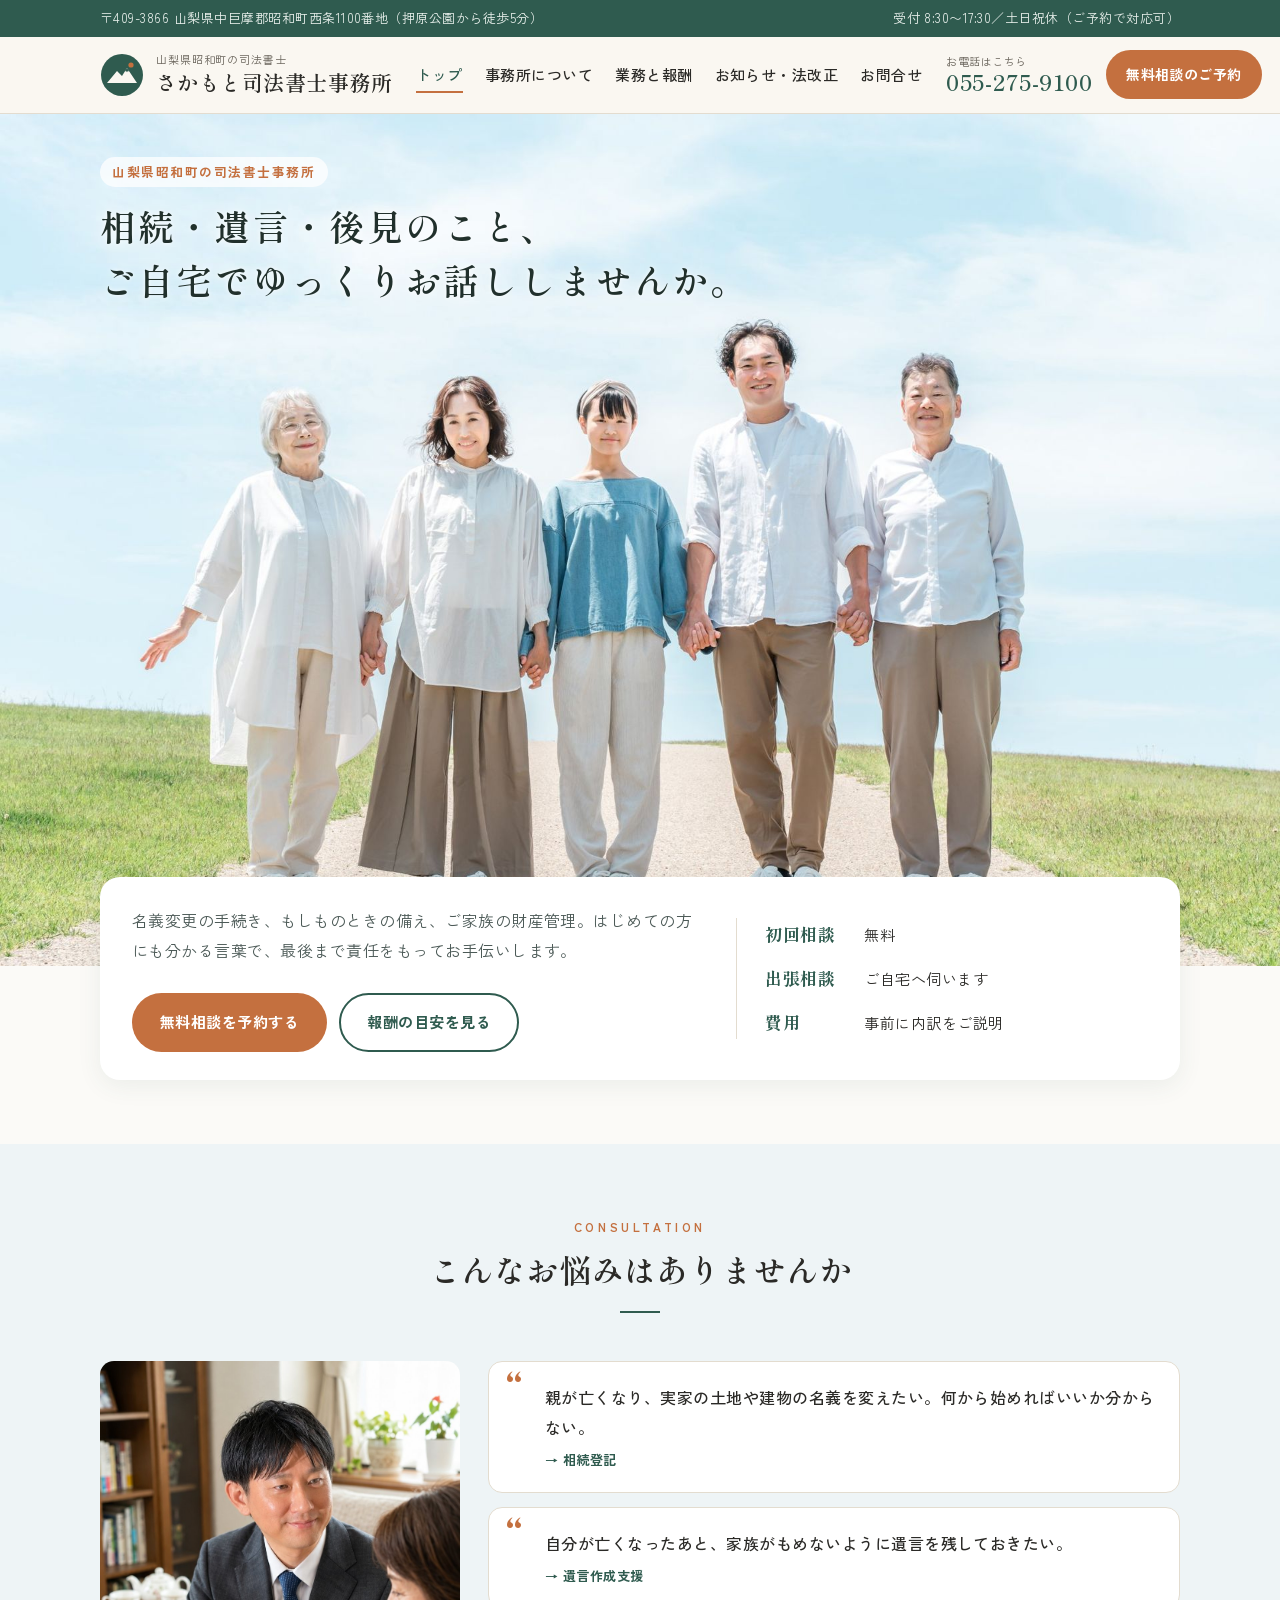
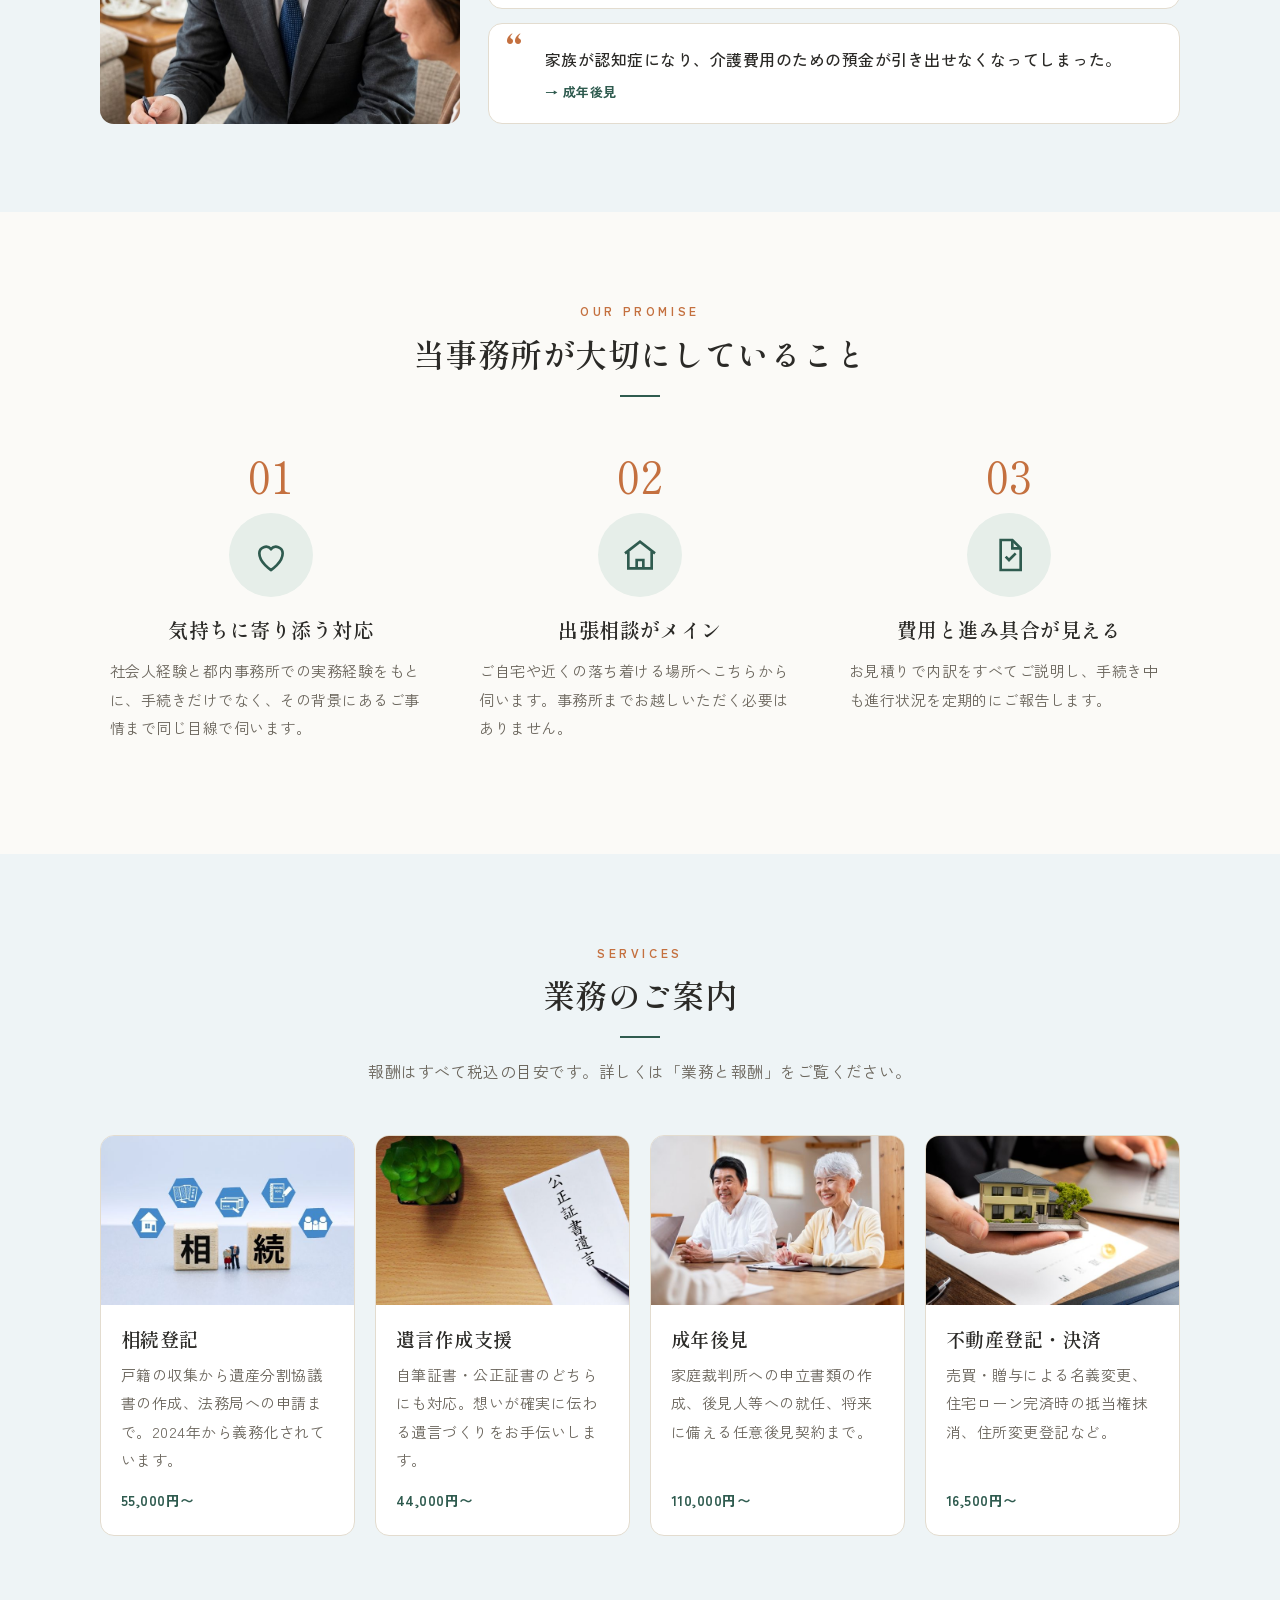
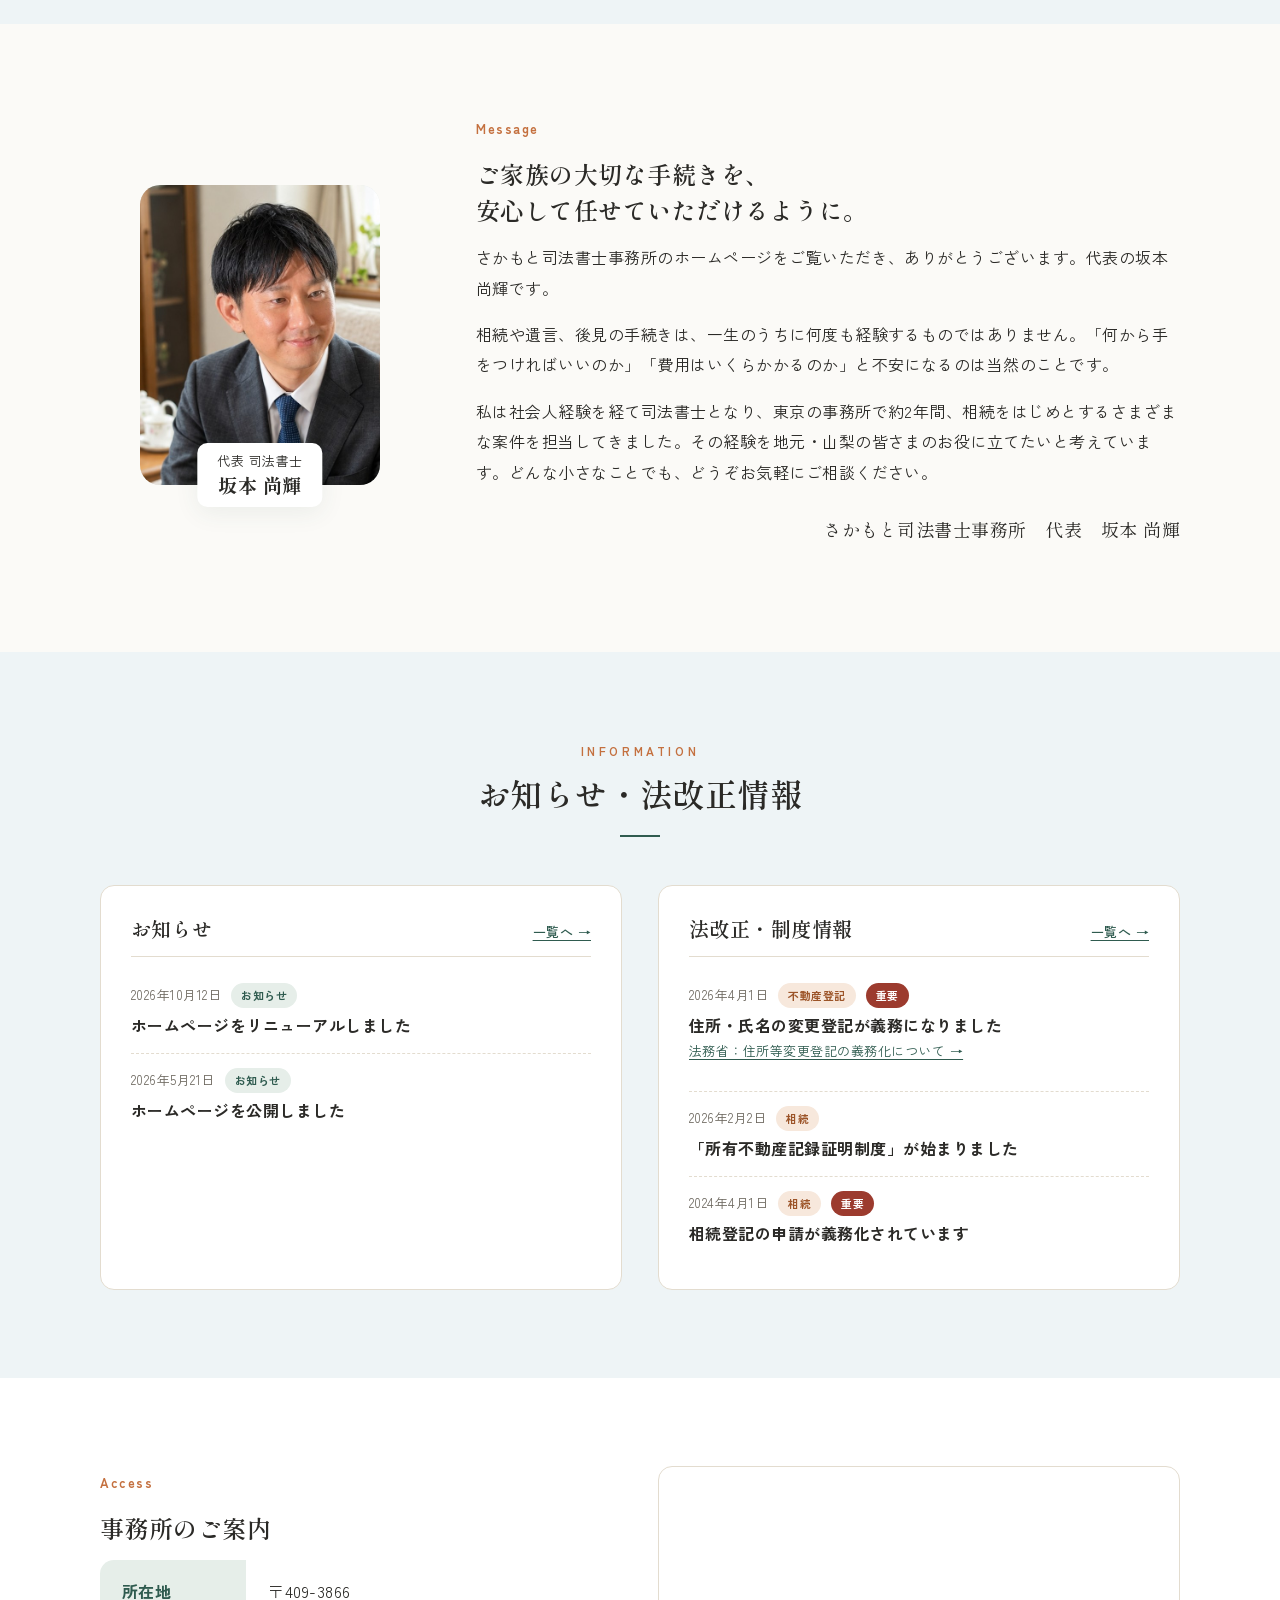
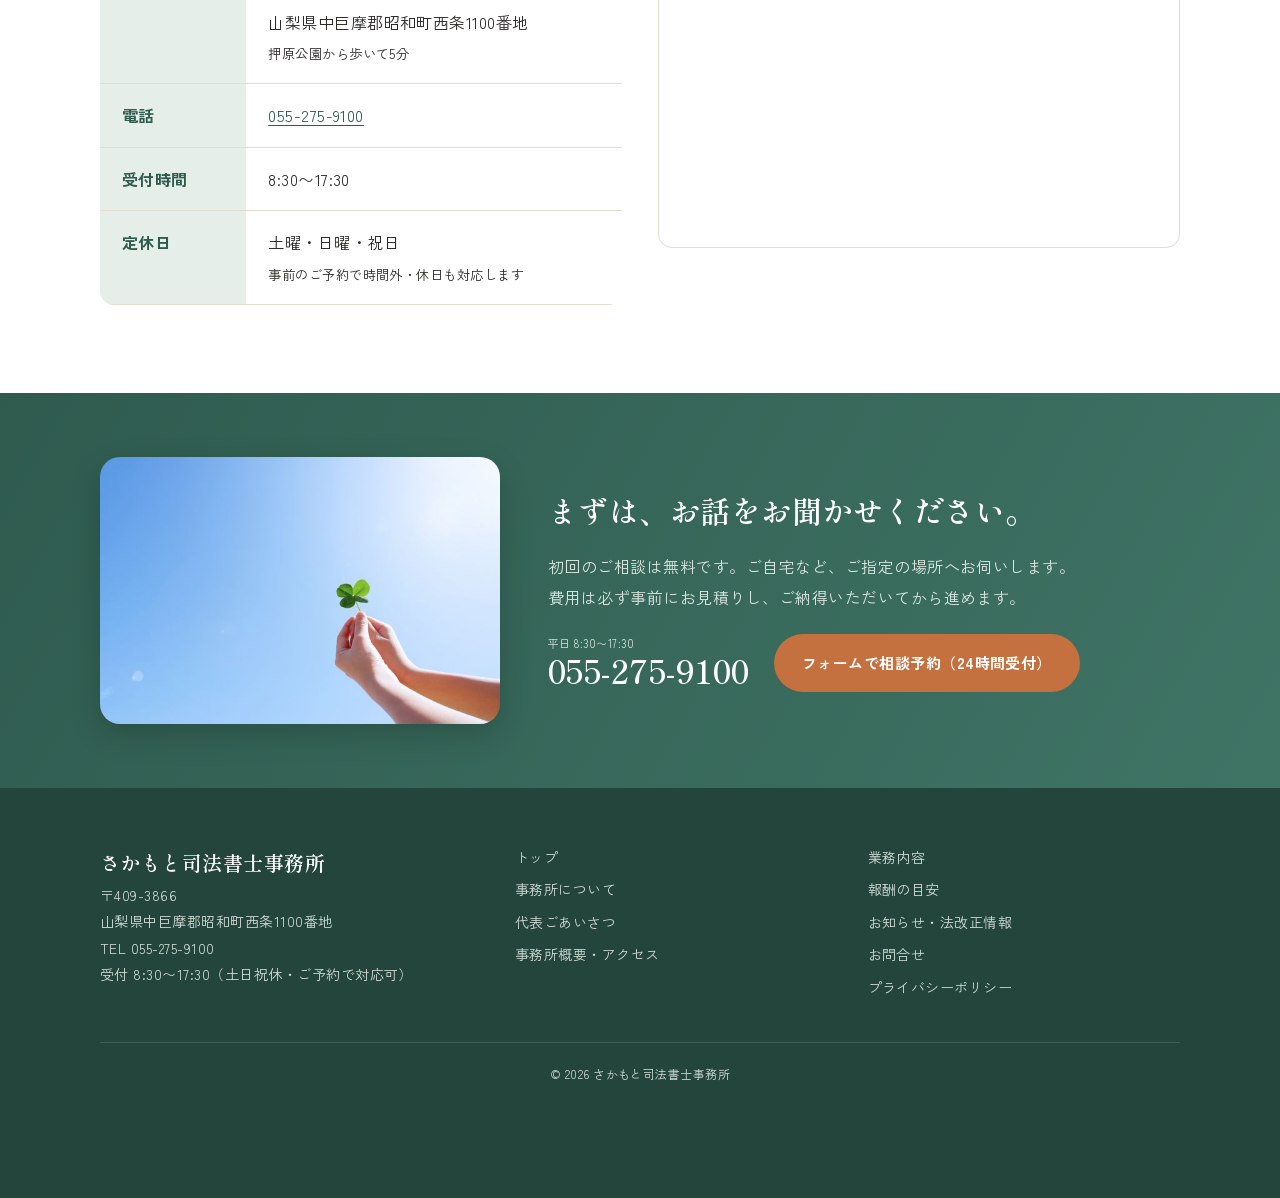
<file: index.html>
<!doctype html>
<html lang="ja">
<head>
<meta charset="utf-8">
<meta name="viewport" content="width=device-width,initial-scale=1">
<title>山梨県昭和町の司法書士｜相続登記・遺言・成年後見｜さかもと司法書士事務所</title>
<meta name="description" content="山梨県昭和町のさかもと司法書士事務所。相続登記・遺言作成支援・成年後見・不動産登記のご相談は、初回無料・出張相談でお気軽に。費用は事前にお見積りします。">
<meta name="format-detection" content="telephone=no">
<meta property="og:site_name" content="さかもと司法書士事務所">
<meta property="og:title" content="山梨県昭和町の司法書士｜相続登記・遺言・成年後見｜さかもと司法書士事務所">
<meta property="og:description" content="山梨県昭和町のさかもと司法書士事務所。相続登記・遺言作成支援・成年後見・不動産登記のご相談は、初回無料・出張相談でお気軽に。費用は事前にお見積りします。">
<meta property="og:type" content="website">
<meta property="og:locale" content="ja_JP">
<link rel="icon" href="favicon.svg" type="image/svg+xml">
<link rel="preconnect" href="https://fonts.googleapis.com">
<link rel="preconnect" href="https://fonts.gstatic.com" crossorigin>
<link href="https://fonts.googleapis.com/css2?family=Shippori+Mincho+B1:wght@500;600&family=Zen+Kaku+Gothic+New:wght@400;500;700&display=swap" rel="stylesheet">
<link rel="stylesheet" href="style.css?v=20261016e">
</head>
<body data-page="index">
<div class="topbar"><div class="container"><span>〒409-3866 山梨県中巨摩郡昭和町西条1100番地（押原公園から徒歩5分）</span><span>受付 8:30〜17:30／土日祝休（ご予約で対応可）</span></div></div>
<header class="site-header">
  <div class="container">
    <a class="logo" href="index.html">
      <svg width="44" height="44" viewBox="0 0 44 44" aria-hidden="true"><circle cx="22" cy="22" r="21" fill="#2f5b4f"/><path d="M7 30 L17 18 L22 23 L27 15 L37 30 Z" fill="#faf7f1"/><path d="M24.6 18.6 L27 15 L29.4 18.6 L27.9 18 L27 19.2 L26 18 Z" fill="#2f5b4f"/><circle cx="31" cy="12" r="2.6" fill="#c4703f"/></svg>
      <span><small>山梨県昭和町の司法書士</small><strong>さかもと司法書士事務所</strong></span>
    </a>
    <nav class="gnav" id="gnav" aria-label="メインメニュー">
      <ul>
        <li><a href="index.html" data-nav="index">トップ</a></li>
        <li><a href="about.html" data-nav="about">事務所について</a></li>
        <li><a href="service.html" data-nav="service">業務と報酬</a></li>
        <li><a href="news.html" data-nav="news">お知らせ・法改正</a></li>
        <li><a href="contact.html" data-nav="contact">お問合せ</a></li>
      </ul>
    </nav>
    <div class="header-cta">
      <a class="tel" href="tel:0552759100"><small>お電話はこちら</small>055-275-9100</a>
      <a class="btn btn-primary btn-sm" href="contact.html">無料相談のご予約</a>
      <button class="menu-btn" id="menuBtn" aria-controls="gnav" aria-expanded="false" aria-label="メニューを開く">
        <svg width="28" height="28" viewBox="0 0 24 24" fill="none" stroke="currentColor" stroke-width="2" stroke-linecap="round"><path d="M4 7h16M4 12h16M4 17h16"/></svg>
      </button>
    </div>
  </div>
</header>
<main>
<section class="hero hero-photo">
  <div class="hero-visual">
    <img src="photo-family.jpg" alt="青空の下で手をつなぐ三世代の家族" fetchpriority="high">
    <div class="container hero-copy">
      <span class="eyebrow">山梨県昭和町の司法書士事務所</span>
      <h1>相続・遺言・後見のこと、<br>ご自宅でゆっくりお話ししませんか。</h1>
    </div>
  </div>
  <div class="container">
    <div class="hero-card2">
      <div class="hero-lead">
        <p>名義変更の手続き、もしものときの備え、ご家族の財産管理。はじめての方にも分かる言葉で、最後まで責任をもってお手伝いします。</p>
        <div class="actions">
          <a class="btn btn-primary" href="contact.html">無料相談を予約する</a>
          <a class="btn btn-outline" href="service.html#fee">報酬の目安を見る</a>
        </div>
      </div>
      <ul class="hero-points">
        <li><b>初回相談</b>無料</li>
        <li><b>出張相談</b>ご自宅へ伺います</li>
        <li><b>費用</b>事前に内訳をご説明</li>
      </ul>
    </div>
  </div>
</section>

<section class="section alt">
  <div class="container">
    <div class="sec-head"><span class="en">Consultation</span><h2>こんなお悩みはありませんか</h2></div>
    <div class="worries-wrap"><figure class="worries-photo"><img src="photo-visit.jpg" alt="ご自宅を訪問して手続きを説明する司法書士" loading="lazy"></figure>
    <div class="worries">
      <div class="worry"><p>親が亡くなり、実家の土地や建物の名義を変えたい。何から始めればいいか分からない。</p><span>→ 相続登記</span></div>
      <div class="worry"><p>自分が亡くなったあと、家族がもめないように遺言を残しておきたい。</p><span>→ 遺言作成支援</span></div>
      <div class="worry"><p>家族が認知症になり、介護費用のための預金が引き出せなくなってしまった。</p><span>→ 成年後見</span></div>
    </div></div>
  </div>
</section>

<section class="section">
  <div class="container">
    <div class="sec-head"><span class="en">Our promise</span><h2>当事務所が大切にしていること</h2></div>
    <div class="reasons">
      <div class="reason"><div class="num">01</div><div class="icon"><svg width="40" height="40" viewBox="0 0 24 24" fill="none" stroke="currentColor" stroke-width="1.6"><path d="M12 21s-7-4.4-7-10a4 4 0 0 1 7-2.6A4 4 0 0 1 19 11c0 5.6-7 10-7 10z"/></svg></div><h3>気持ちに寄り添う対応</h3><p>社会人経験と都内事務所での実務経験をもとに、手続きだけでなく、その背景にあるご事情まで同じ目線で伺います。</p></div>
      <div class="reason"><div class="num">02</div><div class="icon"><svg width="40" height="40" viewBox="0 0 24 24" fill="none" stroke="currentColor" stroke-width="1.6"><path d="M3 11l9-7 9 7"/><path d="M5 10v10h14V10"/><path d="M10 20v-5h4v5"/></svg></div><h3>出張相談がメイン</h3><p>ご自宅や近くの落ち着ける場所へこちらから伺います。事務所までお越しいただく必要はありません。</p></div>
      <div class="reason"><div class="num">03</div><div class="icon"><svg width="40" height="40" viewBox="0 0 24 24" fill="none" stroke="currentColor" stroke-width="1.6"><path d="M7 3h7l5 5v13H7z"/><path d="M14 3v5h5"/><path d="M10 13l2 2 4-4"/></svg></div><h3>費用と進み具合が見える</h3><p>お見積りで内訳をすべてご説明し、手続き中も進行状況を定期的にご報告します。</p></div>
    </div>
  </div>
</section>

<section class="section alt">
  <div class="container">
    <div class="sec-head"><span class="en">Services</span><h2>業務のご案内</h2><p>報酬はすべて税込の目安です。詳しくは「業務と報酬」をご覧ください。</p></div>
    <div class="services services-photo">
      <a class="service-card" href="service.html#souzoku"><img src="photo-souzoku.jpg" alt="" loading="lazy"><div class="sc-body"><h3>相続登記</h3><p>戸籍の収集から遺産分割協議書の作成、法務局への申請まで。2024年から義務化されています。</p><span class="from">55,000円〜</span></div></a>
      <a class="service-card" href="service.html#igon"><img src="photo-igon.jpg" alt="" loading="lazy"><div class="sc-body"><h3>遺言作成支援</h3><p>自筆証書・公正証書のどちらにも対応。想いが確実に伝わる遺言づくりをお手伝いします。</p><span class="from">44,000円〜</span></div></a>
      <a class="service-card" href="service.html#kouken"><img src="photo-seniors.jpg" alt="" loading="lazy"><div class="sc-body"><h3>成年後見</h3><p>家庭裁判所への申立書類の作成、後見人等への就任、将来に備える任意後見契約まで。</p><span class="from">110,000円〜</span></div></a>
      <a class="service-card" href="service.html#fudousan"><img src="photo-fudousan.jpg" alt="" loading="lazy"><div class="sc-body"><h3>不動産登記・決済</h3><p>売買・贈与による名義変更、住宅ローン完済時の抵当権抹消、住所変更登記など。</p><span class="from">16,500円〜</span></div></a>
    </div>
  </div>
</section>

<section class="section">
  <div class="container greeting">
    <figure class="portrait">
      <div class="photo"><img src="sakamoto.jpg" alt="代表 司法書士 坂本尚輝" onerror="this.remove()"><span>写真</span></div>
      <figcaption>代表 司法書士<b>坂本 尚輝</b></figcaption>
    </figure>
    <div>
      <span class="eyebrow">Message</span>
      <h2>ご家族の大切な手続きを、<br>安心して任せていただけるように。</h2>
      <p>さかもと司法書士事務所のホームページをご覧いただき、ありがとうございます。代表の坂本尚輝です。</p>
      <p>相続や遺言、後見の手続きは、一生のうちに何度も経験するものではありません。「何から手をつければいいのか」「費用はいくらかかるのか」と不安になるのは当然のことです。</p>
      <p>私は社会人経験を経て司法書士となり、東京の事務所で約2年間、相続をはじめとするさまざまな案件を担当してきました。その経験を地元・山梨の皆さまのお役に立てたいと考えています。どんな小さなことでも、どうぞお気軽にご相談ください。</p>
      <p class="signature">さかもと司法書士事務所　代表　坂本 尚輝</p>
    </div>
  </div>
</section>

<section class="section alt">
  <div class="container">
    <div class="sec-head"><span class="en">Information</span><h2>お知らせ・法改正情報</h2></div>
    <div class="news-grid">
      <div class="news-box"><h3>お知らせ <a href="news.html#news">一覧へ →</a></h3><ul class="post-list" data-feed="news" data-limit="3"><li>読み込み中…</li></ul></div>
      <div class="news-box"><h3>法改正・制度情報 <a href="news.html#law">一覧へ →</a></h3><ul class="post-list" data-feed="law" data-limit="3"><li>読み込み中…</li></ul></div>
    </div>
  </div>
</section>

<section class="section" id="instagram">
  <div class="container">
    <div class="sec-head"><span class="en">Instagram</span><h2>Instagramでも発信しています</h2><p>暮らしに役立つ手続きの話や、事務所の日々をお届けします。</p></div>
    <div class="insta" data-instagram><div class="insta-empty" style="grid-column:1/-1">投稿の準備中です。</div></div>
    <p style="text-align:center;margin-top:28px"><a class="btn btn-outline" href="#" data-instagram-link target="_blank" rel="noopener">Instagramを見る</a></p>
  </div>
</section>

<section class="section white" id="access">
  <div class="container access-grid">
    <div>
      <span class="eyebrow">Access</span>
      <h2>事務所のご案内</h2>
      <table class="info-table">
        <tr><th>所在地</th><td>〒409-3866<br>山梨県中巨摩郡昭和町西条1100番地<br><small>押原公園から歩いて5分</small></td></tr>
        <tr><th>電話</th><td><a href="tel:0552759100">055-275-9100</a></td></tr>
        <tr><th>受付時間</th><td>8:30〜17:30</td></tr>
        <tr><th>定休日</th><td>土曜・日曜・祝日<br><small>事前のご予約で時間外・休日も対応します</small></td></tr>
      </table>
    </div>
    <div class="map"><iframe src="https://www.google.com/maps?q=%E5%B1%B1%E6%A2%A8%E7%9C%8C%E4%B8%AD%E5%B7%A8%E6%91%A9%E9%83%A1%E6%98%AD%E5%92%8C%E7%94%BA%E8%A5%BF%E6%9D%A11100&output=embed" loading="lazy" title="事務所の地図"></iframe></div>
  </div>
</section>
</main>
<section class="cta">
  <div class="container">
    <figure class="cta-photo"><img src="photo-clover.jpg" alt="青空にかざした四つ葉のクローバー" loading="lazy"></figure>
    <div>
      <h2>まずは、お話をお聞かせください。</h2>
      <p>初回のご相談は無料です。ご自宅など、ご指定の場所へお伺いします。<br>費用は必ず事前にお見積りし、ご納得いただいてから進めます。</p>
      <div class="cta-actions">
        <a class="tel" href="tel:0552759100"><small>平日 8:30〜17:30</small>055-275-9100</a>
        <a class="btn btn-primary" href="contact.html">フォームで相談予約（24時間受付）</a>
      </div>
    </div>
  </div>
</section>
<footer class="site-footer">
  <div class="container">
    <div>
      <strong>さかもと司法書士事務所</strong>
      <p>〒409-3866<br>山梨県中巨摩郡昭和町西条1100番地<br>TEL 055-275-9100<br>受付 8:30〜17:30（土日祝休・ご予約で対応可）</p>
      <p class="sns"><a href="#" data-instagram-link target="_blank" rel="noopener"><svg width="16" height="16" viewBox="0 0 24 24" fill="none" stroke="currentColor" stroke-width="2"><rect x="3" y="3" width="18" height="18" rx="5"/><circle cx="12" cy="12" r="4"/><circle cx="17.5" cy="6.5" r="1" fill="currentColor"/></svg>Instagram</a></p>
    </div>
    <div>
      <ul>
        <li><a href="index.html">トップ</a></li>
        <li><a href="about.html">事務所について</a></li>
        <li><a href="about.html#greeting">代表ごあいさつ</a></li>
        <li><a href="about.html#access">事務所概要・アクセス</a></li>
      </ul>
    </div>
    <div>
      <ul>
        <li><a href="service.html">業務内容</a></li>
        <li><a href="service.html#fee">報酬の目安</a></li>
        <li><a href="news.html">お知らせ・法改正情報</a></li>
        <li><a href="contact.html">お問合せ</a></li>
        <li><a href="privacy.html">プライバシーポリシー</a></li>
      </ul>
    </div>
    <p class="copy">&copy; <span data-year></span> さかもと司法書士事務所</p>
  </div>
</footer>
<div class="fixed-cta"><a href="tel:0552759100">電話する</a><a href="contact.html">相談を予約</a></div>
<script src="config.js?v=20261016e"></script>
<script src="main.js?v=20261016e"></script>
</body>
</html>
</file>
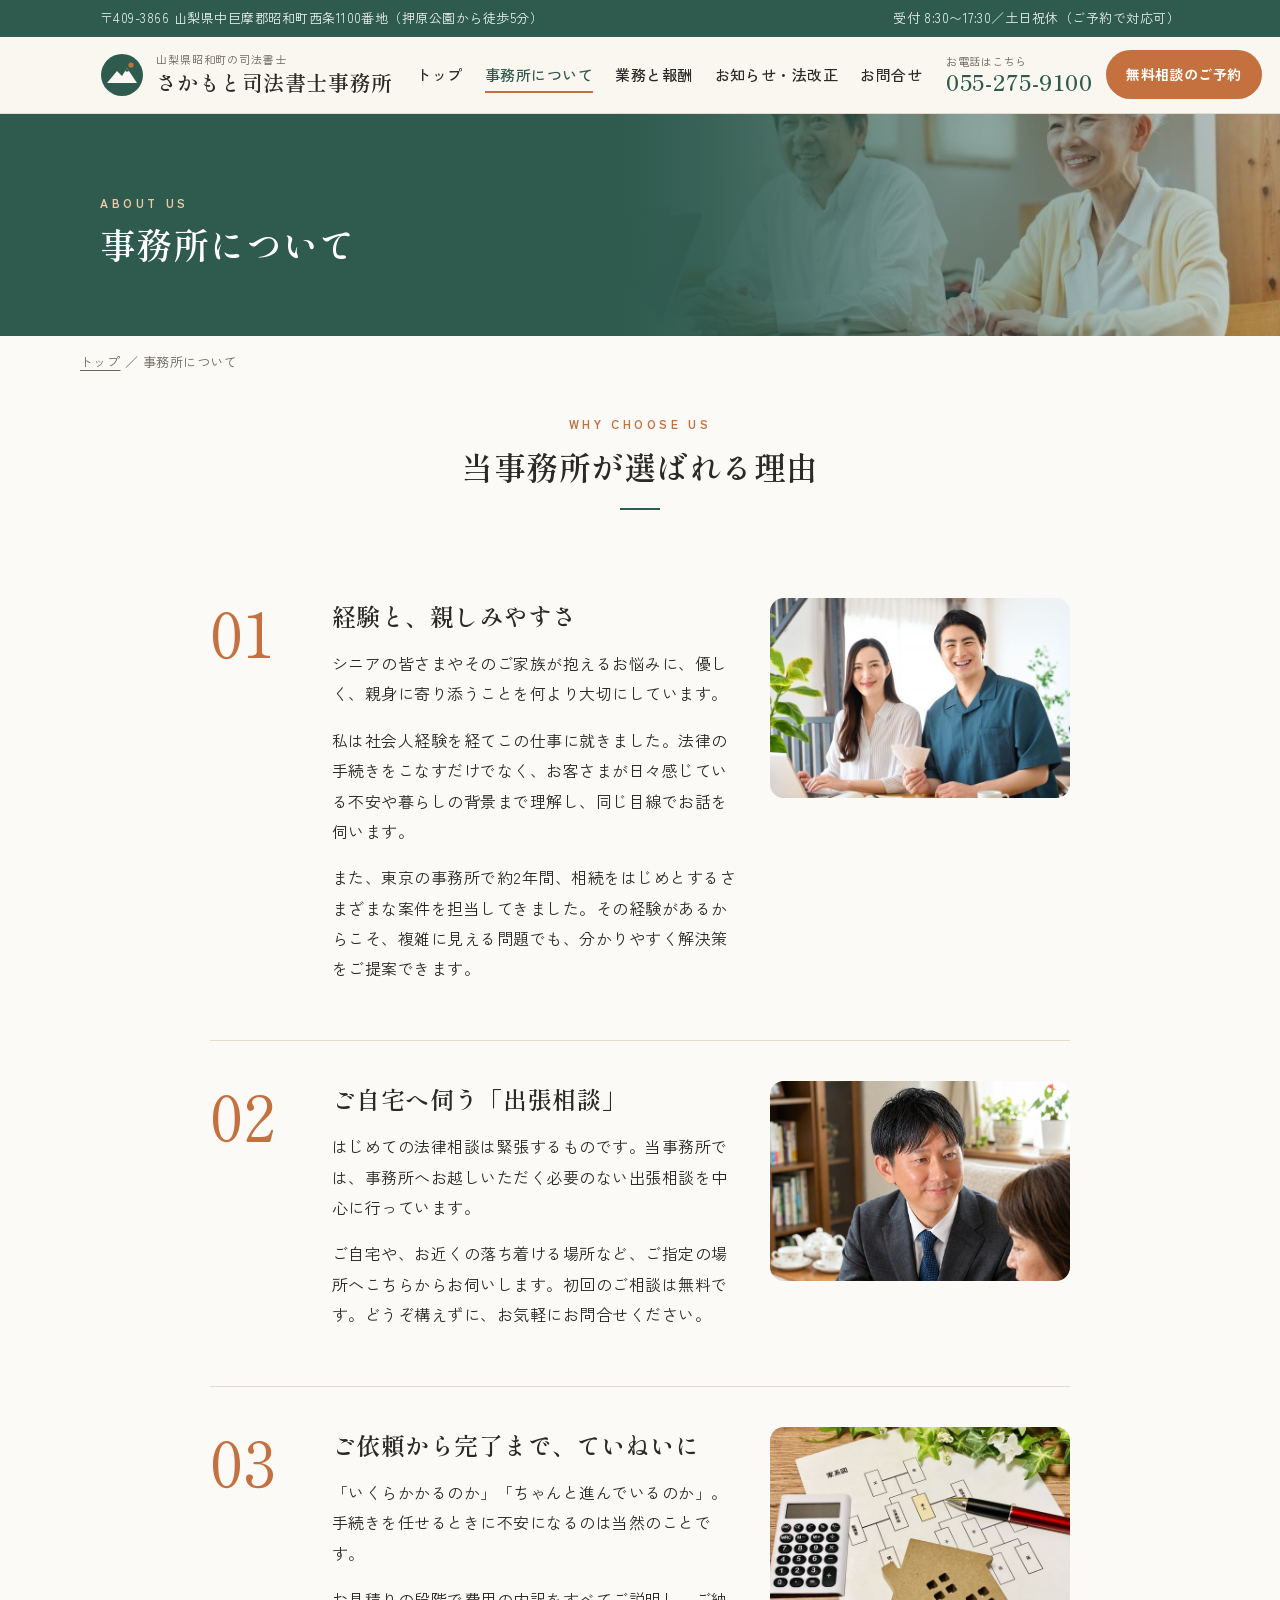
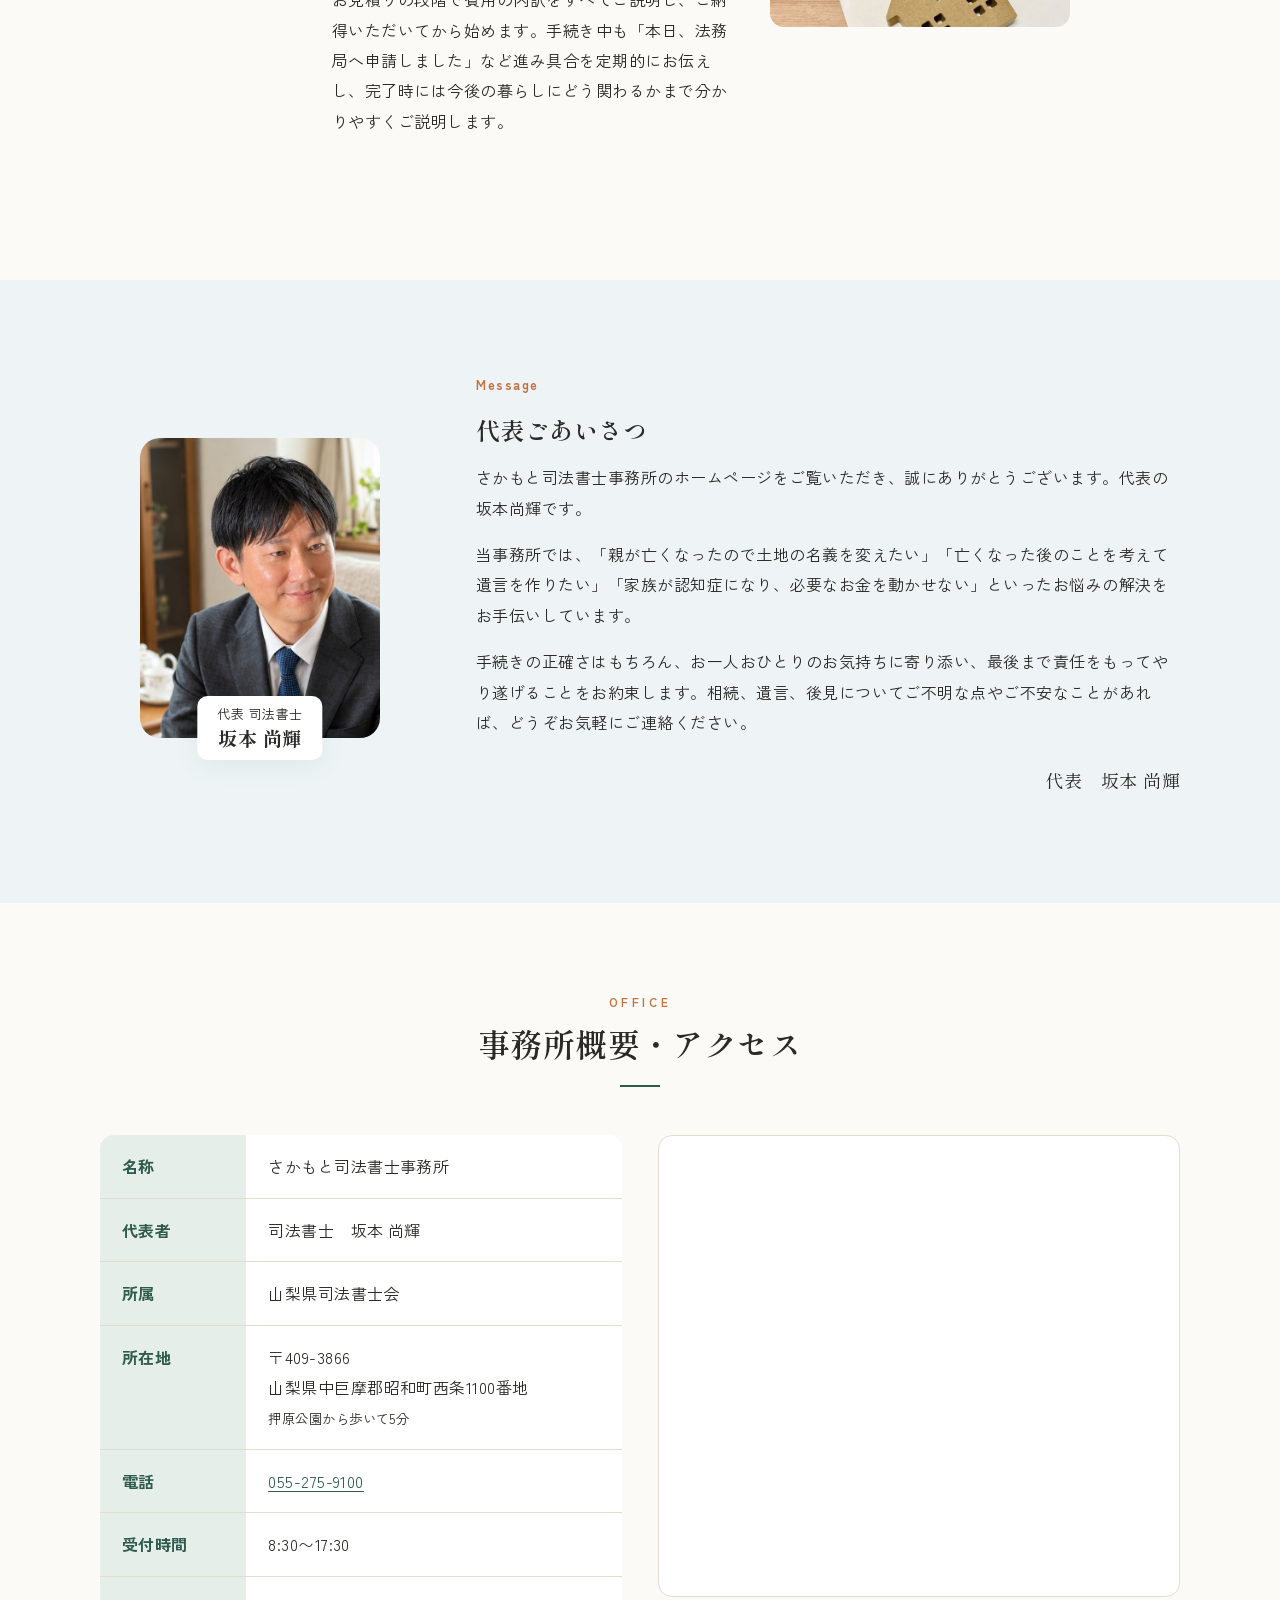
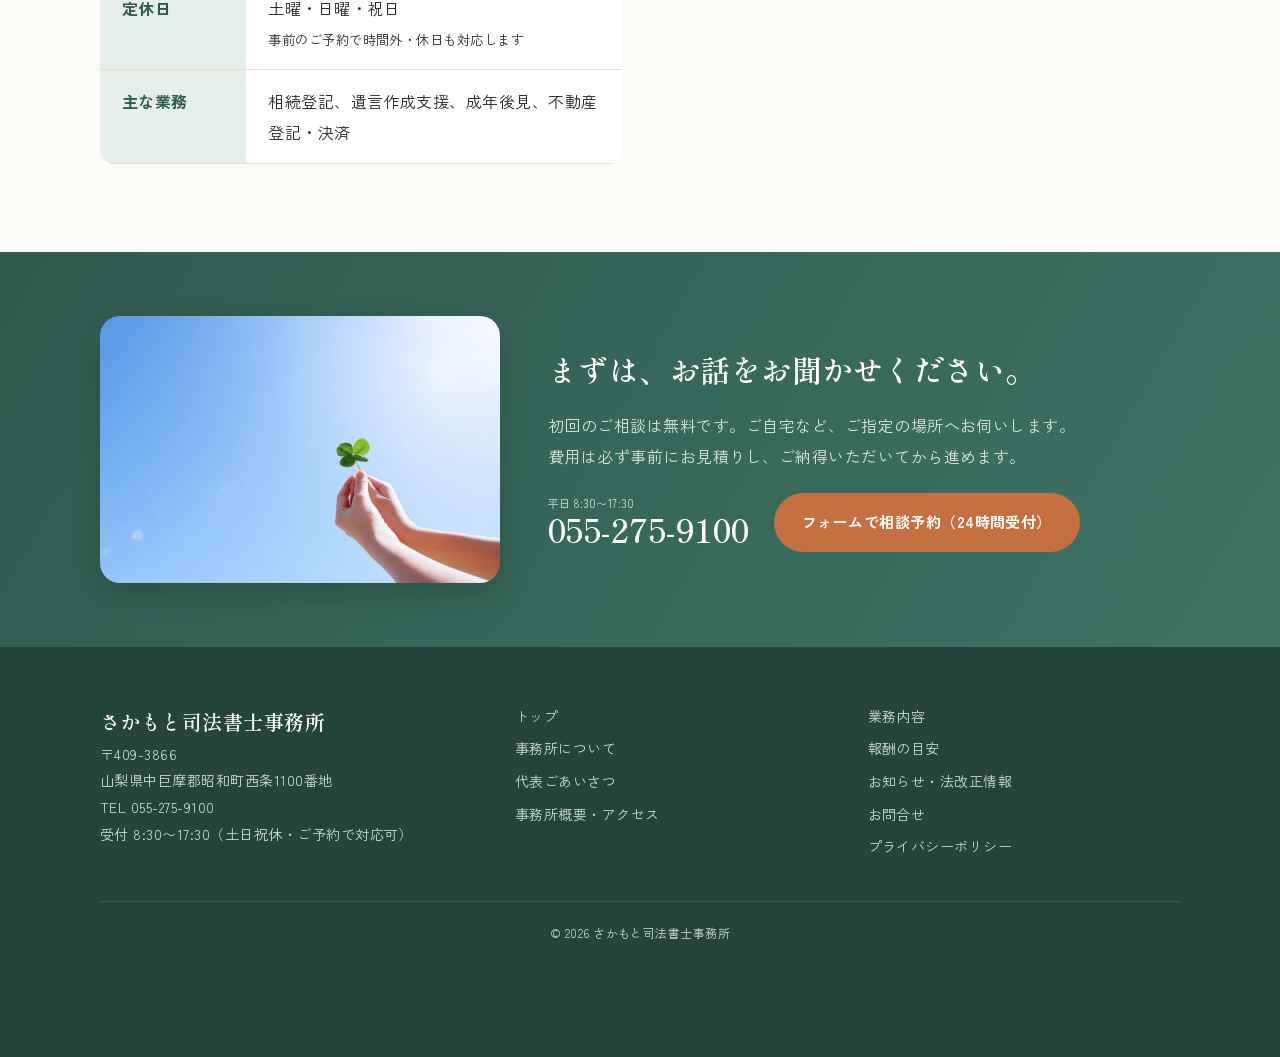
<file: about.html>
<!doctype html>
<html lang="ja">
<head>
<meta charset="utf-8">
<meta name="viewport" content="width=device-width,initial-scale=1">
<title>事務所について｜選ばれる理由・代表ごあいさつ・アクセス｜さかもと司法書士事務所</title>
<meta name="description" content="山梨県昭和町のさかもと司法書士事務所について。出張相談、費用の事前説明、進捗のご報告など、当事務所が大切にしていることと代表ごあいさつ、アクセスのご案内。">
<meta name="format-detection" content="telephone=no">
<meta property="og:site_name" content="さかもと司法書士事務所">
<meta property="og:title" content="事務所について｜選ばれる理由・代表ごあいさつ・アクセス｜さかもと司法書士事務所">
<meta property="og:description" content="山梨県昭和町のさかもと司法書士事務所について。出張相談、費用の事前説明、進捗のご報告など、当事務所が大切にしていることと代表ごあいさつ、アクセスのご案内。">
<meta property="og:type" content="website">
<meta property="og:locale" content="ja_JP">
<link rel="icon" href="favicon.svg" type="image/svg+xml">
<link rel="preconnect" href="https://fonts.googleapis.com">
<link rel="preconnect" href="https://fonts.gstatic.com" crossorigin>
<link href="https://fonts.googleapis.com/css2?family=Shippori+Mincho+B1:wght@500;600&family=Zen+Kaku+Gothic+New:wght@400;500;700&display=swap" rel="stylesheet">
<link rel="stylesheet" href="style.css?v=20261016e">
</head>
<body data-page="about">
<div class="topbar"><div class="container"><span>〒409-3866 山梨県中巨摩郡昭和町西条1100番地（押原公園から徒歩5分）</span><span>受付 8:30〜17:30／土日祝休（ご予約で対応可）</span></div></div>
<header class="site-header">
  <div class="container">
    <a class="logo" href="index.html">
      <svg width="44" height="44" viewBox="0 0 44 44" aria-hidden="true"><circle cx="22" cy="22" r="21" fill="#2f5b4f"/><path d="M7 30 L17 18 L22 23 L27 15 L37 30 Z" fill="#faf7f1"/><path d="M24.6 18.6 L27 15 L29.4 18.6 L27.9 18 L27 19.2 L26 18 Z" fill="#2f5b4f"/><circle cx="31" cy="12" r="2.6" fill="#c4703f"/></svg>
      <span><small>山梨県昭和町の司法書士</small><strong>さかもと司法書士事務所</strong></span>
    </a>
    <nav class="gnav" id="gnav" aria-label="メインメニュー">
      <ul>
        <li><a href="index.html" data-nav="index">トップ</a></li>
        <li><a href="about.html" data-nav="about">事務所について</a></li>
        <li><a href="service.html" data-nav="service">業務と報酬</a></li>
        <li><a href="news.html" data-nav="news">お知らせ・法改正</a></li>
        <li><a href="contact.html" data-nav="contact">お問合せ</a></li>
      </ul>
    </nav>
    <div class="header-cta">
      <a class="tel" href="tel:0552759100"><small>お電話はこちら</small>055-275-9100</a>
      <a class="btn btn-primary btn-sm" href="contact.html">無料相談のご予約</a>
      <button class="menu-btn" id="menuBtn" aria-controls="gnav" aria-expanded="false" aria-label="メニューを開く">
        <svg width="28" height="28" viewBox="0 0 24 24" fill="none" stroke="currentColor" stroke-width="2" stroke-linecap="round"><path d="M4 7h16M4 12h16M4 17h16"/></svg>
      </button>
    </div>
  </div>
</header>
<main>
<section class="page-title has-photo">
  <div class="container"><span class="en">ABOUT US</span><h1>事務所について</h1></div>
  <div class="pt-photo" style="background-image:url(photo-seniors.jpg)"></div>
</section>
<div class="container breadcrumb"><a href="index.html">トップ</a> ／ 事務所について</div>

<section class="section" style="padding-top:24px" id="feature">
  <div class="container" style="max-width:900px">
    <div class="sec-head"><span class="en">Why choose us</span><h2>当事務所が選ばれる理由</h2></div>

    <div class="reason-detail">
      <div class="num">01</div>
      <img class="rd-photo" src="photo-couple.jpg" alt="" loading="lazy">
      <div>
        <h3>経験と、親しみやすさ</h3>
        <p>シニアの皆さまやそのご家族が抱えるお悩みに、優しく、親身に寄り添うことを何より大切にしています。</p>
        <p>私は社会人経験を経てこの仕事に就きました。法律の手続きをこなすだけでなく、お客さまが日々感じている不安や暮らしの背景まで理解し、同じ目線でお話を伺います。</p>
        <p>また、東京の事務所で約2年間、相続をはじめとするさまざまな案件を担当してきました。その経験があるからこそ、複雑に見える問題でも、分かりやすく解決策をご提案できます。</p>
      </div>
    </div>

    <div class="reason-detail">
      <div class="num">02</div>
      <img class="rd-photo" src="photo-visit.jpg" alt="ご自宅を訪問して説明する様子" loading="lazy">
      <div>
        <h3>ご自宅へ伺う「出張相談」</h3>
        <p>はじめての法律相談は緊張するものです。当事務所では、事務所へお越しいただく必要のない出張相談を中心に行っています。</p>
        <p>ご自宅や、お近くの落ち着ける場所など、ご指定の場所へこちらからお伺いします。初回のご相談は無料です。どうぞ構えずに、お気軽にお問合せください。</p>
      </div>
    </div>

    <div class="reason-detail" style="border-bottom:0">
      <div class="num">03</div>
      <img class="rd-photo" src="photo-kakeizu.jpg" alt="" loading="lazy">
      <div>
        <h3>ご依頼から完了まで、ていねいに</h3>
        <p>「いくらかかるのか」「ちゃんと進んでいるのか」。手続きを任せるときに不安になるのは当然のことです。</p>
        <p>お見積りの段階で費用の内訳をすべてご説明し、ご納得いただいてから始めます。手続き中も「本日、法務局へ申請しました」など進み具合を定期的にお伝えし、完了時には今後の暮らしにどう関わるかまで分かりやすくご説明します。</p>
      </div>
    </div>
  </div>
</section>

<section class="section alt" id="greeting">
  <div class="container greeting">
    <figure class="portrait">
      <div class="photo"><img src="sakamoto.jpg" alt="代表 司法書士 坂本尚輝" onerror="this.remove()"><span>写真</span></div>
      <figcaption>代表 司法書士<b>坂本 尚輝</b></figcaption>
    </figure>
    <div>
      <span class="eyebrow">Message</span>
      <h2>代表ごあいさつ</h2>
      <p>さかもと司法書士事務所のホームページをご覧いただき、誠にありがとうございます。代表の坂本尚輝です。</p>
      <p>当事務所では、「親が亡くなったので土地の名義を変えたい」「亡くなった後のことを考えて遺言を作りたい」「家族が認知症になり、必要なお金を動かせない」といったお悩みの解決をお手伝いしています。</p>
      <p>手続きの正確さはもちろん、お一人おひとりのお気持ちに寄り添い、最後まで責任をもってやり遂げることをお約束します。相続、遺言、後見についてご不明な点やご不安なことがあれば、どうぞお気軽にご連絡ください。</p>
      <p class="signature">代表　坂本 尚輝</p>
    </div>
  </div>
</section>

<section class="section" id="access">
  <div class="container">
    <div class="sec-head"><span class="en">Office</span><h2>事務所概要・アクセス</h2></div>
    <div class="access-grid">
      <table class="info-table">
        <tr><th>名称</th><td>さかもと司法書士事務所</td></tr>
        <tr><th>代表者</th><td>司法書士　坂本 尚輝</td></tr>
        <tr><th>所属</th><td>山梨県司法書士会<!-- 登録番号を入れる場合はここに：第○○号 --></td></tr>
        <tr><th>所在地</th><td>〒409-3866<br>山梨県中巨摩郡昭和町西条1100番地<br><small>押原公園から歩いて5分</small></td></tr>
        <tr><th>電話</th><td><a href="tel:0552759100">055-275-9100</a></td></tr>
        <tr><th>受付時間</th><td>8:30〜17:30</td></tr>
        <tr><th>定休日</th><td>土曜・日曜・祝日<br><small>事前のご予約で時間外・休日も対応します</small></td></tr>
        <tr><th>主な業務</th><td>相続登記、遺言作成支援、成年後見、不動産登記・決済</td></tr>
      </table>
      <div class="map"><iframe src="https://www.google.com/maps?q=%E5%B1%B1%E6%A2%A8%E7%9C%8C%E4%B8%AD%E5%B7%A8%E6%91%A9%E9%83%A1%E6%98%AD%E5%92%8C%E7%94%BA%E8%A5%BF%E6%9D%A11100&output=embed" loading="lazy" title="事務所の地図" style="height:460px"></iframe></div>
    </div>
  </div>
</section>
</main>
<section class="cta">
  <div class="container">
    <figure class="cta-photo"><img src="photo-clover.jpg" alt="青空にかざした四つ葉のクローバー" loading="lazy"></figure>
    <div>
      <h2>まずは、お話をお聞かせください。</h2>
      <p>初回のご相談は無料です。ご自宅など、ご指定の場所へお伺いします。<br>費用は必ず事前にお見積りし、ご納得いただいてから進めます。</p>
      <div class="cta-actions">
        <a class="tel" href="tel:0552759100"><small>平日 8:30〜17:30</small>055-275-9100</a>
        <a class="btn btn-primary" href="contact.html">フォームで相談予約（24時間受付）</a>
      </div>
    </div>
  </div>
</section>
<footer class="site-footer">
  <div class="container">
    <div>
      <strong>さかもと司法書士事務所</strong>
      <p>〒409-3866<br>山梨県中巨摩郡昭和町西条1100番地<br>TEL 055-275-9100<br>受付 8:30〜17:30（土日祝休・ご予約で対応可）</p>
      <p class="sns"><a href="#" data-instagram-link target="_blank" rel="noopener"><svg width="16" height="16" viewBox="0 0 24 24" fill="none" stroke="currentColor" stroke-width="2"><rect x="3" y="3" width="18" height="18" rx="5"/><circle cx="12" cy="12" r="4"/><circle cx="17.5" cy="6.5" r="1" fill="currentColor"/></svg>Instagram</a></p>
    </div>
    <div>
      <ul>
        <li><a href="index.html">トップ</a></li>
        <li><a href="about.html">事務所について</a></li>
        <li><a href="about.html#greeting">代表ごあいさつ</a></li>
        <li><a href="about.html#access">事務所概要・アクセス</a></li>
      </ul>
    </div>
    <div>
      <ul>
        <li><a href="service.html">業務内容</a></li>
        <li><a href="service.html#fee">報酬の目安</a></li>
        <li><a href="news.html">お知らせ・法改正情報</a></li>
        <li><a href="contact.html">お問合せ</a></li>
        <li><a href="privacy.html">プライバシーポリシー</a></li>
      </ul>
    </div>
    <p class="copy">&copy; <span data-year></span> さかもと司法書士事務所</p>
  </div>
</footer>
<div class="fixed-cta"><a href="tel:0552759100">電話する</a><a href="contact.html">相談を予約</a></div>
<script src="config.js?v=20261016e"></script>
<script src="main.js?v=20261016e"></script>
</body>
</html>
</file>
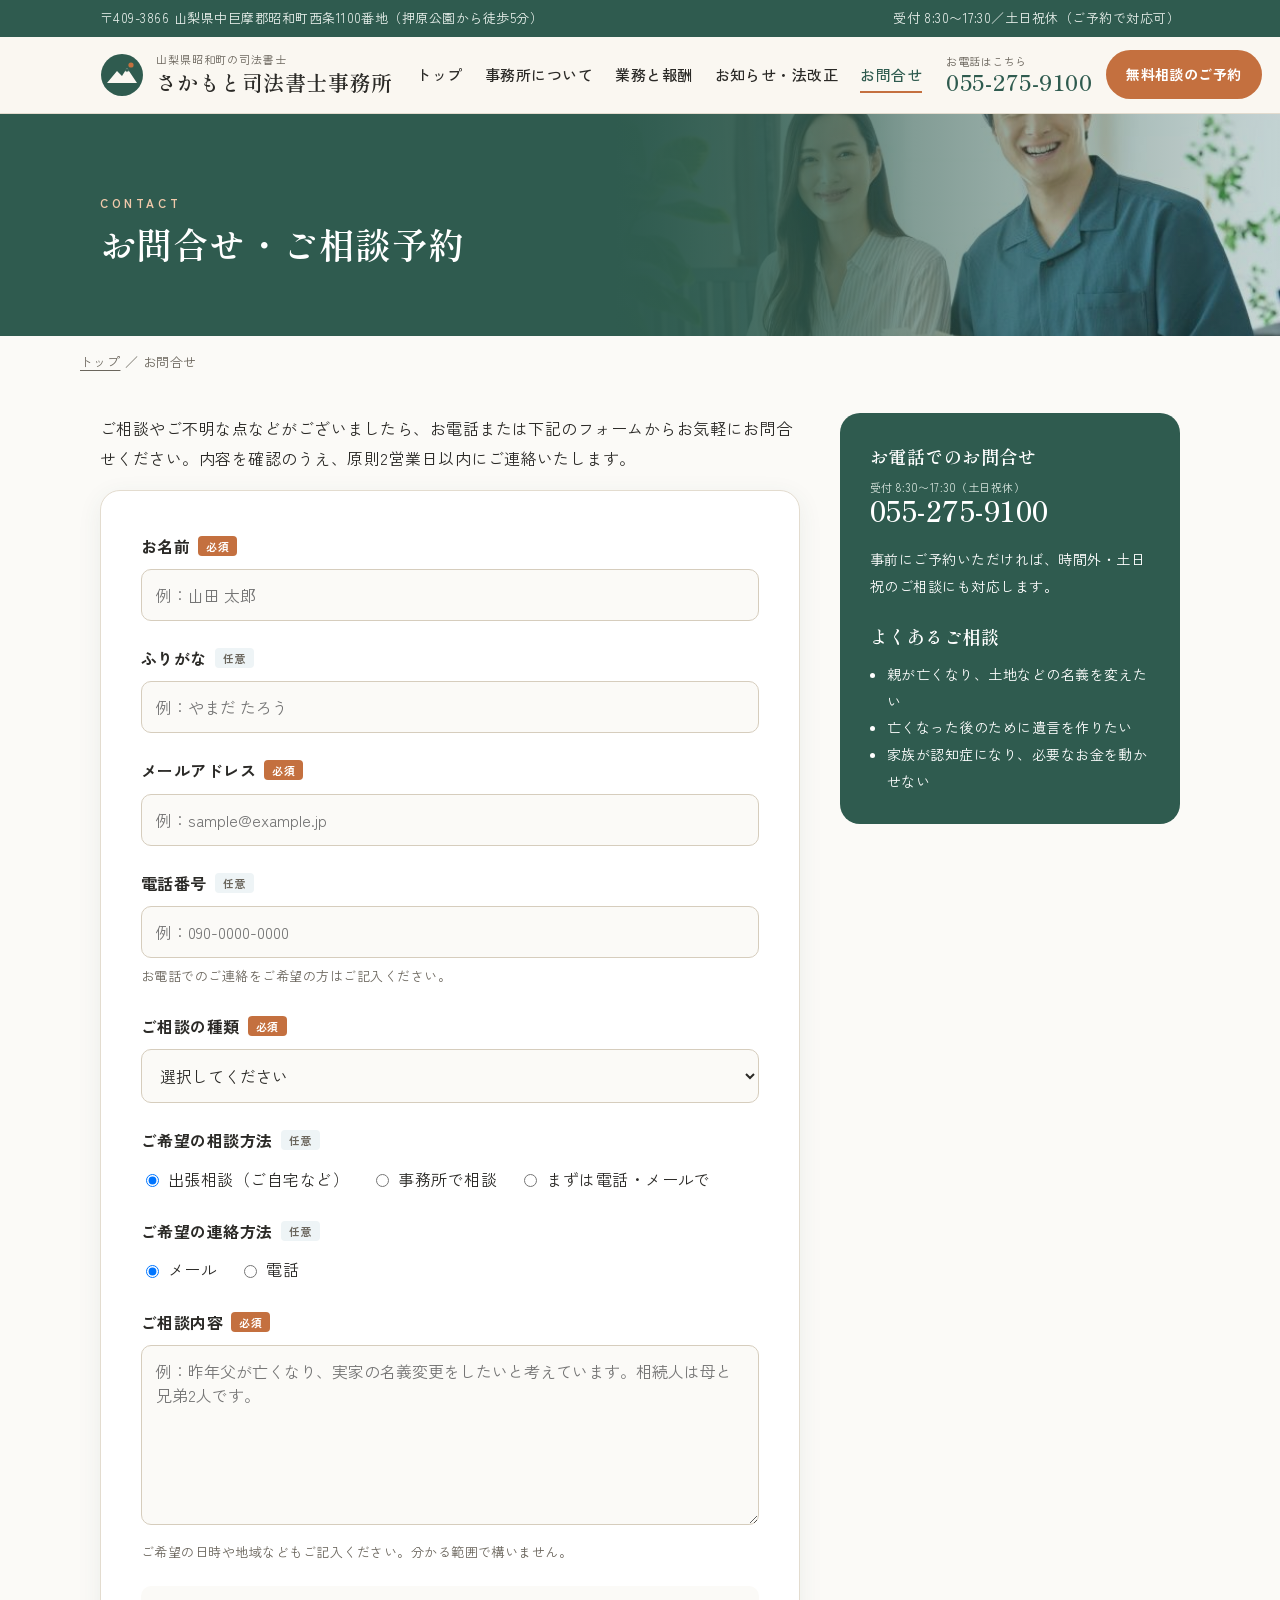
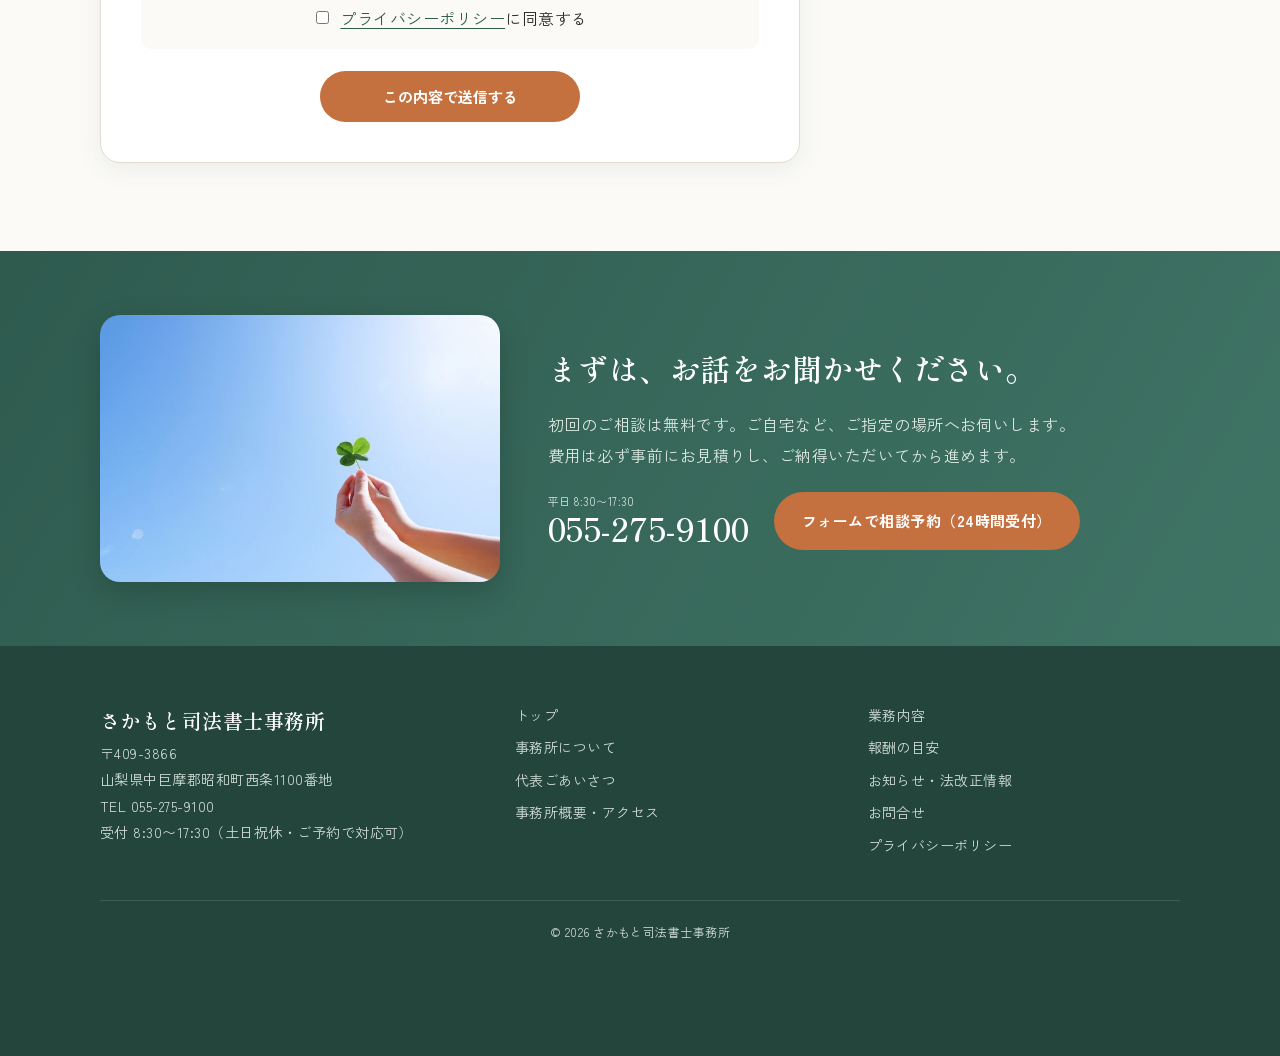
<file: contact.html>
<!doctype html>
<html lang="ja">
<head>
<meta charset="utf-8">
<meta name="viewport" content="width=device-width,initial-scale=1">
<title>お問合せ・ご相談予約｜さかもと司法書士事務所（山梨県昭和町）</title>
<meta name="description" content="さかもと司法書士事務所へのお問合せ・無料相談のご予約はこちら。フォームは24時間受付中です。お電話 055-275-9100（平日8:30〜17:30）。">
<meta name="format-detection" content="telephone=no">
<meta property="og:site_name" content="さかもと司法書士事務所">
<meta property="og:title" content="お問合せ・ご相談予約｜さかもと司法書士事務所（山梨県昭和町）">
<meta property="og:description" content="さかもと司法書士事務所へのお問合せ・無料相談のご予約はこちら。フォームは24時間受付中です。お電話 055-275-9100（平日8:30〜17:30）。">
<meta property="og:type" content="website">
<meta property="og:locale" content="ja_JP">
<link rel="icon" href="favicon.svg" type="image/svg+xml">
<link rel="preconnect" href="https://fonts.googleapis.com">
<link rel="preconnect" href="https://fonts.gstatic.com" crossorigin>
<link href="https://fonts.googleapis.com/css2?family=Shippori+Mincho+B1:wght@500;600&family=Zen+Kaku+Gothic+New:wght@400;500;700&display=swap" rel="stylesheet">
<link rel="stylesheet" href="style.css?v=20261016e">
</head>
<body data-page="contact">
<div class="topbar"><div class="container"><span>〒409-3866 山梨県中巨摩郡昭和町西条1100番地（押原公園から徒歩5分）</span><span>受付 8:30〜17:30／土日祝休（ご予約で対応可）</span></div></div>
<header class="site-header">
  <div class="container">
    <a class="logo" href="index.html">
      <svg width="44" height="44" viewBox="0 0 44 44" aria-hidden="true"><circle cx="22" cy="22" r="21" fill="#2f5b4f"/><path d="M7 30 L17 18 L22 23 L27 15 L37 30 Z" fill="#faf7f1"/><path d="M24.6 18.6 L27 15 L29.4 18.6 L27.9 18 L27 19.2 L26 18 Z" fill="#2f5b4f"/><circle cx="31" cy="12" r="2.6" fill="#c4703f"/></svg>
      <span><small>山梨県昭和町の司法書士</small><strong>さかもと司法書士事務所</strong></span>
    </a>
    <nav class="gnav" id="gnav" aria-label="メインメニュー">
      <ul>
        <li><a href="index.html" data-nav="index">トップ</a></li>
        <li><a href="about.html" data-nav="about">事務所について</a></li>
        <li><a href="service.html" data-nav="service">業務と報酬</a></li>
        <li><a href="news.html" data-nav="news">お知らせ・法改正</a></li>
        <li><a href="contact.html" data-nav="contact">お問合せ</a></li>
      </ul>
    </nav>
    <div class="header-cta">
      <a class="tel" href="tel:0552759100"><small>お電話はこちら</small>055-275-9100</a>
      <a class="btn btn-primary btn-sm" href="contact.html">無料相談のご予約</a>
      <button class="menu-btn" id="menuBtn" aria-controls="gnav" aria-expanded="false" aria-label="メニューを開く">
        <svg width="28" height="28" viewBox="0 0 24 24" fill="none" stroke="currentColor" stroke-width="2" stroke-linecap="round"><path d="M4 7h16M4 12h16M4 17h16"/></svg>
      </button>
    </div>
  </div>
</header>
<main>
<section class="page-title has-photo">
  <div class="container"><span class="en">CONTACT</span><h1>お問合せ・ご相談予約</h1></div>
  <div class="pt-photo" style="background-image:url(photo-couple.jpg)"></div>
</section>
<div class="container breadcrumb"><a href="index.html">トップ</a> ／ お問合せ</div>

<section class="section" style="padding-top:24px">
  <div class="container contact-grid">
    <div>
      <p>ご相談やご不明な点などがございましたら、お電話または下記のフォームからお気軽にお問合せください。内容を確認のうえ、原則2営業日以内にご連絡いたします。</p>
      <form class="form" id="contactForm" novalidate>
        <div class="field">
          <label for="name">お名前<span class="req">必須</span></label>
          <input type="text" id="name" name="name" autocomplete="name" placeholder="例：山田 太郎" required>
        </div>
        <div class="field">
          <label for="kana">ふりがな<span class="opt">任意</span></label>
          <input type="text" id="kana" name="kana" placeholder="例：やまだ たろう">
        </div>
        <div class="field">
          <label for="email">メールアドレス<span class="req">必須</span></label>
          <input type="email" id="email" name="email" autocomplete="email" placeholder="例：sample@example.jp" required>
        </div>
        <div class="field">
          <label for="tel">電話番号<span class="opt">任意</span></label>
          <input type="tel" id="tel" name="tel" autocomplete="tel" placeholder="例：090-0000-0000">
          <p class="hint">お電話でのご連絡をご希望の方はご記入ください。</p>
        </div>
        <div class="field">
          <label for="category">ご相談の種類<span class="req">必須</span></label>
          <select id="category" name="category" required>
            <option value="">選択してください</option>
            <option>相続登記</option>
            <option>遺言</option>
            <option>成年後見</option>
            <option>不動産登記・決済</option>
            <option>相続放棄</option>
            <option>その他・わからない</option>
          </select>
        </div>
        <div class="field">
          <span class="label">ご希望の相談方法<span class="opt">任意</span></span>
          <div class="choices">
            <label><input type="radio" name="style" value="出張相談（自宅など）" checked> 出張相談（ご自宅など）</label>
            <label><input type="radio" name="style" value="事務所で相談"> 事務所で相談</label>
            <label><input type="radio" name="style" value="まずは電話・メールで"> まずは電話・メールで</label>
          </div>
        </div>
        <div class="field">
          <span class="label">ご希望の連絡方法<span class="opt">任意</span></span>
          <div class="choices">
            <label><input type="radio" name="reply" value="メール" checked> メール</label>
            <label><input type="radio" name="reply" value="電話"> 電話</label>
          </div>
        </div>
        <div class="field">
          <label for="message">ご相談内容<span class="req">必須</span></label>
          <textarea id="message" name="message" required placeholder="例：昨年父が亡くなり、実家の名義変更をしたいと考えています。相続人は母と兄弟2人です。"></textarea>
          <p class="hint">ご希望の日時や地域などもご記入ください。分かる範囲で構いません。</p>
        </div>
        <div class="hp" aria-hidden="true"><label>この欄は空のままにしてください<input type="text" name="website" tabindex="-1" autocomplete="off"></label></div>
        <div class="agree field">
          <label style="font-weight:400;display:inline-flex;gap:8px;align-items:center;margin:0"><input type="checkbox" id="agree" required> <span><a href="privacy.html" target="_blank">プライバシーポリシー</a>に同意する</span></label>
        </div>
        <p style="text-align:center;margin:0"><button class="btn btn-primary" type="submit" id="submitBtn" style="min-width:260px">この内容で送信する</button></p>
        <div class="form-msg" id="formMsg" role="status" aria-live="polite"></div>
      </form>
    </div>
    <aside class="side-box">
      <h3>お電話でのお問合せ</h3>
      <a class="tel" href="tel:0552759100"><small>受付 8:30〜17:30（土日祝休）</small>055-275-9100</a>
      <p style="font-size:14px;margin-top:16px">事前にご予約いただければ、時間外・土日祝のご相談にも対応します。</p>
      <h3 style="margin-top:24px">よくあるご相談</h3>
      <ul>
        <li>親が亡くなり、土地などの名義を変えたい</li>
        <li>亡くなった後のために遺言を作りたい</li>
        <li>家族が認知症になり、必要なお金を動かせない</li>
      </ul>
    </aside>
  </div>
</section>
</main>
<section class="cta">
  <div class="container">
    <figure class="cta-photo"><img src="photo-clover.jpg" alt="青空にかざした四つ葉のクローバー" loading="lazy"></figure>
    <div>
      <h2>まずは、お話をお聞かせください。</h2>
      <p>初回のご相談は無料です。ご自宅など、ご指定の場所へお伺いします。<br>費用は必ず事前にお見積りし、ご納得いただいてから進めます。</p>
      <div class="cta-actions">
        <a class="tel" href="tel:0552759100"><small>平日 8:30〜17:30</small>055-275-9100</a>
        <a class="btn btn-primary" href="contact.html">フォームで相談予約（24時間受付）</a>
      </div>
    </div>
  </div>
</section>
<footer class="site-footer">
  <div class="container">
    <div>
      <strong>さかもと司法書士事務所</strong>
      <p>〒409-3866<br>山梨県中巨摩郡昭和町西条1100番地<br>TEL 055-275-9100<br>受付 8:30〜17:30（土日祝休・ご予約で対応可）</p>
      <p class="sns"><a href="#" data-instagram-link target="_blank" rel="noopener"><svg width="16" height="16" viewBox="0 0 24 24" fill="none" stroke="currentColor" stroke-width="2"><rect x="3" y="3" width="18" height="18" rx="5"/><circle cx="12" cy="12" r="4"/><circle cx="17.5" cy="6.5" r="1" fill="currentColor"/></svg>Instagram</a></p>
    </div>
    <div>
      <ul>
        <li><a href="index.html">トップ</a></li>
        <li><a href="about.html">事務所について</a></li>
        <li><a href="about.html#greeting">代表ごあいさつ</a></li>
        <li><a href="about.html#access">事務所概要・アクセス</a></li>
      </ul>
    </div>
    <div>
      <ul>
        <li><a href="service.html">業務内容</a></li>
        <li><a href="service.html#fee">報酬の目安</a></li>
        <li><a href="news.html">お知らせ・法改正情報</a></li>
        <li><a href="contact.html">お問合せ</a></li>
        <li><a href="privacy.html">プライバシーポリシー</a></li>
      </ul>
    </div>
    <p class="copy">&copy; <span data-year></span> さかもと司法書士事務所</p>
  </div>
</footer>
<div class="fixed-cta"><a href="tel:0552759100">電話する</a><a href="contact.html">相談を予約</a></div>
<script src="config.js?v=20261016e"></script>
<script src="main.js?v=20261016e"></script>
</body>
</html>
</file>
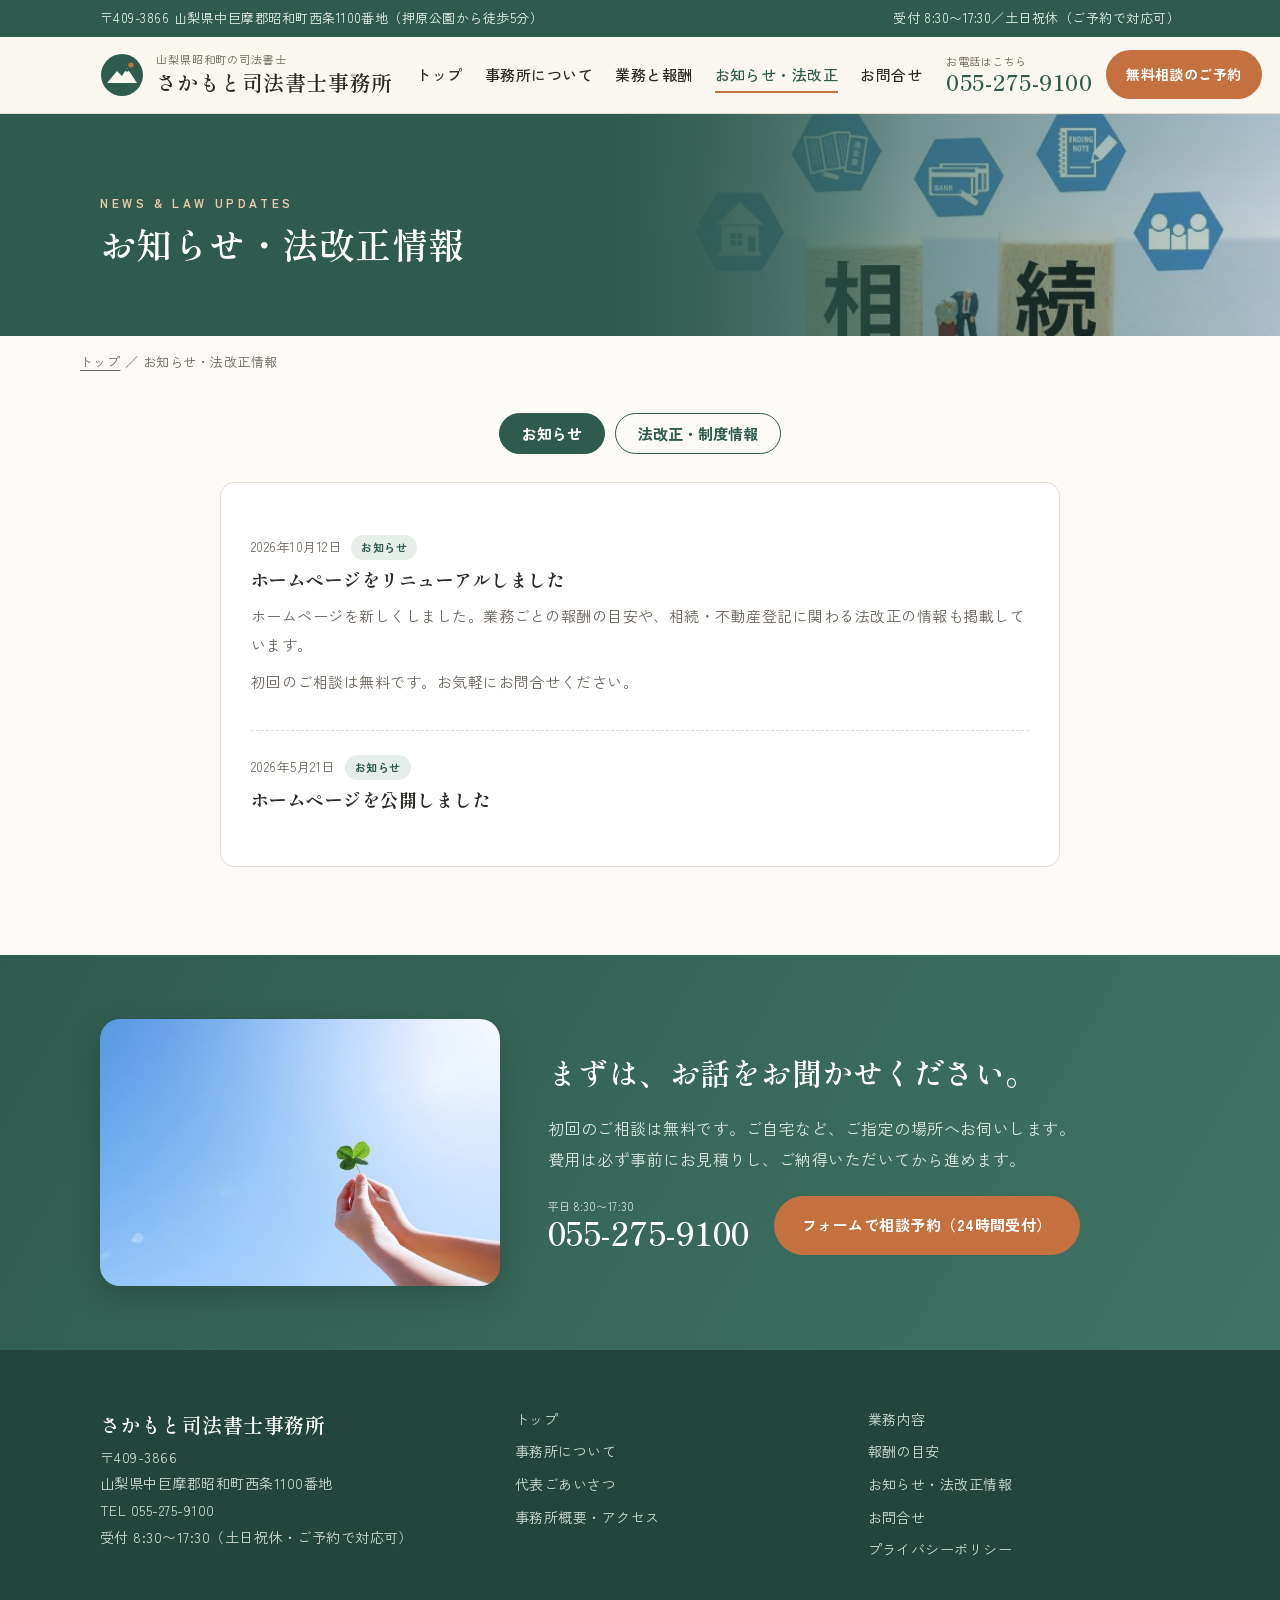
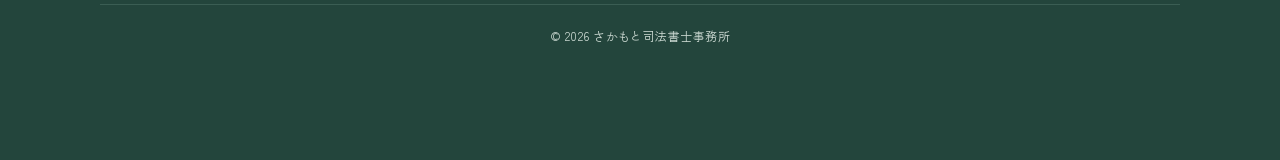
<file: news.html>
<!doctype html>
<html lang="ja">
<head>
<meta charset="utf-8">
<meta name="viewport" content="width=device-width,initial-scale=1">
<title>お知らせ・法改正情報｜さかもと司法書士事務所（山梨県昭和町）</title>
<meta name="description" content="さかもと司法書士事務所からのお知らせと、相続登記の義務化など不動産登記・相続に関する法改正・制度情報をお届けします。">
<meta name="format-detection" content="telephone=no">
<meta property="og:site_name" content="さかもと司法書士事務所">
<meta property="og:title" content="お知らせ・法改正情報｜さかもと司法書士事務所（山梨県昭和町）">
<meta property="og:description" content="さかもと司法書士事務所からのお知らせと、相続登記の義務化など不動産登記・相続に関する法改正・制度情報をお届けします。">
<meta property="og:type" content="website">
<meta property="og:locale" content="ja_JP">
<link rel="icon" href="favicon.svg" type="image/svg+xml">
<link rel="preconnect" href="https://fonts.googleapis.com">
<link rel="preconnect" href="https://fonts.gstatic.com" crossorigin>
<link href="https://fonts.googleapis.com/css2?family=Shippori+Mincho+B1:wght@500;600&family=Zen+Kaku+Gothic+New:wght@400;500;700&display=swap" rel="stylesheet">
<link rel="stylesheet" href="style.css?v=20261016e">
</head>
<body data-page="news">
<div class="topbar"><div class="container"><span>〒409-3866 山梨県中巨摩郡昭和町西条1100番地（押原公園から徒歩5分）</span><span>受付 8:30〜17:30／土日祝休（ご予約で対応可）</span></div></div>
<header class="site-header">
  <div class="container">
    <a class="logo" href="index.html">
      <svg width="44" height="44" viewBox="0 0 44 44" aria-hidden="true"><circle cx="22" cy="22" r="21" fill="#2f5b4f"/><path d="M7 30 L17 18 L22 23 L27 15 L37 30 Z" fill="#faf7f1"/><path d="M24.6 18.6 L27 15 L29.4 18.6 L27.9 18 L27 19.2 L26 18 Z" fill="#2f5b4f"/><circle cx="31" cy="12" r="2.6" fill="#c4703f"/></svg>
      <span><small>山梨県昭和町の司法書士</small><strong>さかもと司法書士事務所</strong></span>
    </a>
    <nav class="gnav" id="gnav" aria-label="メインメニュー">
      <ul>
        <li><a href="index.html" data-nav="index">トップ</a></li>
        <li><a href="about.html" data-nav="about">事務所について</a></li>
        <li><a href="service.html" data-nav="service">業務と報酬</a></li>
        <li><a href="news.html" data-nav="news">お知らせ・法改正</a></li>
        <li><a href="contact.html" data-nav="contact">お問合せ</a></li>
      </ul>
    </nav>
    <div class="header-cta">
      <a class="tel" href="tel:0552759100"><small>お電話はこちら</small>055-275-9100</a>
      <a class="btn btn-primary btn-sm" href="contact.html">無料相談のご予約</a>
      <button class="menu-btn" id="menuBtn" aria-controls="gnav" aria-expanded="false" aria-label="メニューを開く">
        <svg width="28" height="28" viewBox="0 0 24 24" fill="none" stroke="currentColor" stroke-width="2" stroke-linecap="round"><path d="M4 7h16M4 12h16M4 17h16"/></svg>
      </button>
    </div>
  </div>
</header>
<main>
<section class="page-title has-photo">
  <div class="container"><span class="en">NEWS &amp; LAW UPDATES</span><h1>お知らせ・法改正情報</h1></div>
  <div class="pt-photo" style="background-image:url(photo-souzoku.jpg)"></div>
</section>
<div class="container breadcrumb"><a href="index.html">トップ</a> ／ お知らせ・法改正情報</div>

<section class="section" style="padding-top:24px">
  <div class="container" style="max-width:880px">
    <div class="tabs" role="tablist">
      <button role="tab" aria-selected="true" data-tab="news" id="tab-news">お知らせ</button>
      <button role="tab" aria-selected="false" data-tab="law" id="tab-law">法改正・制度情報</button>
    </div>
    <div class="news-box" data-panel="news">
      <ul class="post-list post-full" data-feed="news" data-full><li>読み込み中…</li></ul>
    </div>
    <div class="news-box" data-panel="law" hidden>
      <p class="notice">相続や不動産登記に関わる法律・制度の改正情報を、分かりやすくまとめてお届けします。掲載内容は掲載日時点の情報です。実際のお手続きについては、お気軽にご相談ください。</p>
      <ul class="post-list post-full" data-feed="law" data-full><li>読み込み中…</li></ul>
    </div>
  </div>
</section>
</main>
<section class="cta">
  <div class="container">
    <figure class="cta-photo"><img src="photo-clover.jpg" alt="青空にかざした四つ葉のクローバー" loading="lazy"></figure>
    <div>
      <h2>まずは、お話をお聞かせください。</h2>
      <p>初回のご相談は無料です。ご自宅など、ご指定の場所へお伺いします。<br>費用は必ず事前にお見積りし、ご納得いただいてから進めます。</p>
      <div class="cta-actions">
        <a class="tel" href="tel:0552759100"><small>平日 8:30〜17:30</small>055-275-9100</a>
        <a class="btn btn-primary" href="contact.html">フォームで相談予約（24時間受付）</a>
      </div>
    </div>
  </div>
</section>
<footer class="site-footer">
  <div class="container">
    <div>
      <strong>さかもと司法書士事務所</strong>
      <p>〒409-3866<br>山梨県中巨摩郡昭和町西条1100番地<br>TEL 055-275-9100<br>受付 8:30〜17:30（土日祝休・ご予約で対応可）</p>
      <p class="sns"><a href="#" data-instagram-link target="_blank" rel="noopener"><svg width="16" height="16" viewBox="0 0 24 24" fill="none" stroke="currentColor" stroke-width="2"><rect x="3" y="3" width="18" height="18" rx="5"/><circle cx="12" cy="12" r="4"/><circle cx="17.5" cy="6.5" r="1" fill="currentColor"/></svg>Instagram</a></p>
    </div>
    <div>
      <ul>
        <li><a href="index.html">トップ</a></li>
        <li><a href="about.html">事務所について</a></li>
        <li><a href="about.html#greeting">代表ごあいさつ</a></li>
        <li><a href="about.html#access">事務所概要・アクセス</a></li>
      </ul>
    </div>
    <div>
      <ul>
        <li><a href="service.html">業務内容</a></li>
        <li><a href="service.html#fee">報酬の目安</a></li>
        <li><a href="news.html">お知らせ・法改正情報</a></li>
        <li><a href="contact.html">お問合せ</a></li>
        <li><a href="privacy.html">プライバシーポリシー</a></li>
      </ul>
    </div>
    <p class="copy">&copy; <span data-year></span> さかもと司法書士事務所</p>
  </div>
</footer>
<div class="fixed-cta"><a href="tel:0552759100">電話する</a><a href="contact.html">相談を予約</a></div>
<script src="config.js?v=20261016e"></script>
<script src="main.js?v=20261016e"></script>
</body>
</html>
</file>
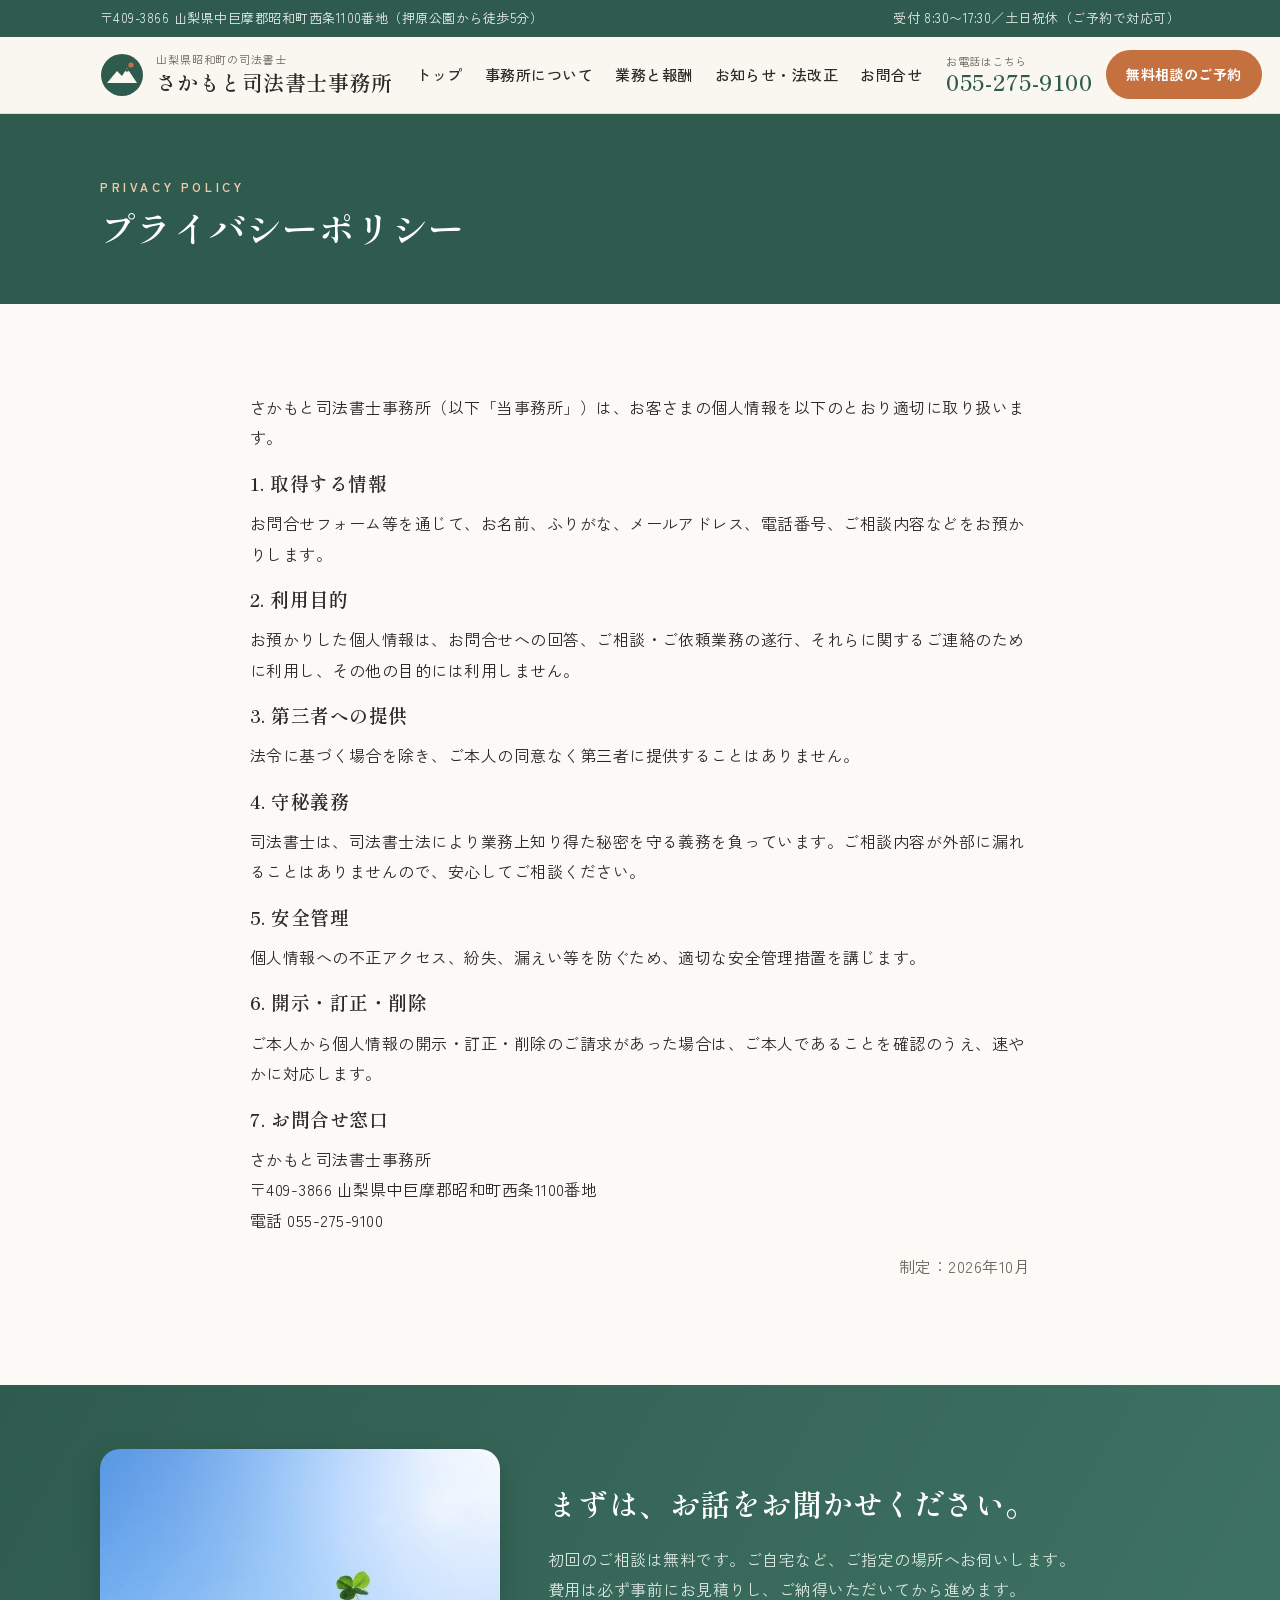
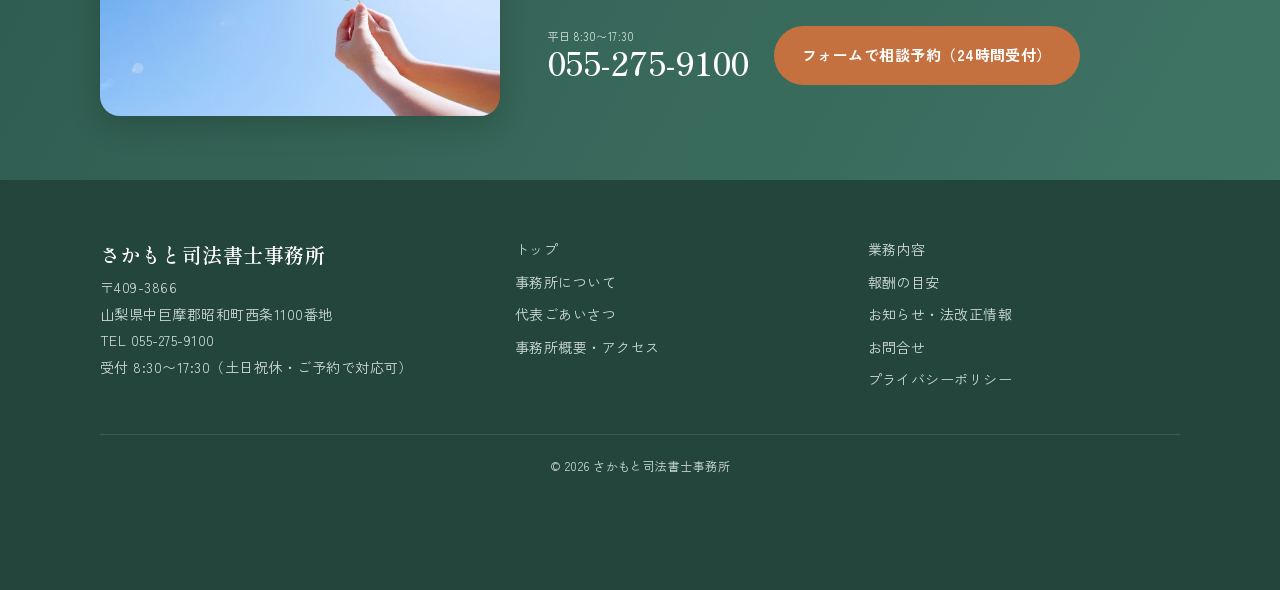
<file: privacy.html>
<!doctype html>
<html lang="ja">
<head>
<meta charset="utf-8">
<meta name="viewport" content="width=device-width,initial-scale=1">
<title>プライバシーポリシー｜さかもと司法書士事務所</title>
<meta name="description" content="さかもと司法書士事務所の個人情報の取り扱いについて。">
<meta name="format-detection" content="telephone=no">
<meta property="og:site_name" content="さかもと司法書士事務所">
<meta property="og:title" content="プライバシーポリシー｜さかもと司法書士事務所">
<meta property="og:description" content="さかもと司法書士事務所の個人情報の取り扱いについて。">
<meta property="og:type" content="website">
<meta property="og:locale" content="ja_JP">
<link rel="icon" href="favicon.svg" type="image/svg+xml">
<link rel="preconnect" href="https://fonts.googleapis.com">
<link rel="preconnect" href="https://fonts.gstatic.com" crossorigin>
<link href="https://fonts.googleapis.com/css2?family=Shippori+Mincho+B1:wght@500;600&family=Zen+Kaku+Gothic+New:wght@400;500;700&display=swap" rel="stylesheet">
<link rel="stylesheet" href="style.css?v=20261016e">
</head>
<body data-page="privacy">
<div class="topbar"><div class="container"><span>〒409-3866 山梨県中巨摩郡昭和町西条1100番地（押原公園から徒歩5分）</span><span>受付 8:30〜17:30／土日祝休（ご予約で対応可）</span></div></div>
<header class="site-header">
  <div class="container">
    <a class="logo" href="index.html">
      <svg width="44" height="44" viewBox="0 0 44 44" aria-hidden="true"><circle cx="22" cy="22" r="21" fill="#2f5b4f"/><path d="M7 30 L17 18 L22 23 L27 15 L37 30 Z" fill="#faf7f1"/><path d="M24.6 18.6 L27 15 L29.4 18.6 L27.9 18 L27 19.2 L26 18 Z" fill="#2f5b4f"/><circle cx="31" cy="12" r="2.6" fill="#c4703f"/></svg>
      <span><small>山梨県昭和町の司法書士</small><strong>さかもと司法書士事務所</strong></span>
    </a>
    <nav class="gnav" id="gnav" aria-label="メインメニュー">
      <ul>
        <li><a href="index.html" data-nav="index">トップ</a></li>
        <li><a href="about.html" data-nav="about">事務所について</a></li>
        <li><a href="service.html" data-nav="service">業務と報酬</a></li>
        <li><a href="news.html" data-nav="news">お知らせ・法改正</a></li>
        <li><a href="contact.html" data-nav="contact">お問合せ</a></li>
      </ul>
    </nav>
    <div class="header-cta">
      <a class="tel" href="tel:0552759100"><small>お電話はこちら</small>055-275-9100</a>
      <a class="btn btn-primary btn-sm" href="contact.html">無料相談のご予約</a>
      <button class="menu-btn" id="menuBtn" aria-controls="gnav" aria-expanded="false" aria-label="メニューを開く">
        <svg width="28" height="28" viewBox="0 0 24 24" fill="none" stroke="currentColor" stroke-width="2" stroke-linecap="round"><path d="M4 7h16M4 12h16M4 17h16"/></svg>
      </button>
    </div>
  </div>
</header>
<main>
<section class="page-title">
  <div class="container"><span class="en">PRIVACY POLICY</span><h1>プライバシーポリシー</h1></div>
</section>
<section class="section">
  <div class="container" style="max-width:820px">
    <p>さかもと司法書士事務所（以下「当事務所」）は、お客さまの個人情報を以下のとおり適切に取り扱います。</p>
    <h3>1. 取得する情報</h3>
    <p>お問合せフォーム等を通じて、お名前、ふりがな、メールアドレス、電話番号、ご相談内容などをお預かりします。</p>
    <h3>2. 利用目的</h3>
    <p>お預かりした個人情報は、お問合せへの回答、ご相談・ご依頼業務の遂行、それらに関するご連絡のために利用し、その他の目的には利用しません。</p>
    <h3>3. 第三者への提供</h3>
    <p>法令に基づく場合を除き、ご本人の同意なく第三者に提供することはありません。</p>
    <h3>4. 守秘義務</h3>
    <p>司法書士は、司法書士法により業務上知り得た秘密を守る義務を負っています。ご相談内容が外部に漏れることはありませんので、安心してご相談ください。</p>
    <h3>5. 安全管理</h3>
    <p>個人情報への不正アクセス、紛失、漏えい等を防ぐため、適切な安全管理措置を講じます。</p>
    <h3>6. 開示・訂正・削除</h3>
    <p>ご本人から個人情報の開示・訂正・削除のご請求があった場合は、ご本人であることを確認のうえ、速やかに対応します。</p>
    <h3>7. お問合せ窓口</h3>
    <p>さかもと司法書士事務所<br>〒409-3866 山梨県中巨摩郡昭和町西条1100番地<br>電話 055-275-9100</p>
    <p style="text-align:right;color:var(--muted)">制定：2026年10月</p>
  </div>
</section>
</main>
<section class="cta">
  <div class="container">
    <figure class="cta-photo"><img src="photo-clover.jpg" alt="青空にかざした四つ葉のクローバー" loading="lazy"></figure>
    <div>
      <h2>まずは、お話をお聞かせください。</h2>
      <p>初回のご相談は無料です。ご自宅など、ご指定の場所へお伺いします。<br>費用は必ず事前にお見積りし、ご納得いただいてから進めます。</p>
      <div class="cta-actions">
        <a class="tel" href="tel:0552759100"><small>平日 8:30〜17:30</small>055-275-9100</a>
        <a class="btn btn-primary" href="contact.html">フォームで相談予約（24時間受付）</a>
      </div>
    </div>
  </div>
</section>
<footer class="site-footer">
  <div class="container">
    <div>
      <strong>さかもと司法書士事務所</strong>
      <p>〒409-3866<br>山梨県中巨摩郡昭和町西条1100番地<br>TEL 055-275-9100<br>受付 8:30〜17:30（土日祝休・ご予約で対応可）</p>
      <p class="sns"><a href="#" data-instagram-link target="_blank" rel="noopener"><svg width="16" height="16" viewBox="0 0 24 24" fill="none" stroke="currentColor" stroke-width="2"><rect x="3" y="3" width="18" height="18" rx="5"/><circle cx="12" cy="12" r="4"/><circle cx="17.5" cy="6.5" r="1" fill="currentColor"/></svg>Instagram</a></p>
    </div>
    <div>
      <ul>
        <li><a href="index.html">トップ</a></li>
        <li><a href="about.html">事務所について</a></li>
        <li><a href="about.html#greeting">代表ごあいさつ</a></li>
        <li><a href="about.html#access">事務所概要・アクセス</a></li>
      </ul>
    </div>
    <div>
      <ul>
        <li><a href="service.html">業務内容</a></li>
        <li><a href="service.html#fee">報酬の目安</a></li>
        <li><a href="news.html">お知らせ・法改正情報</a></li>
        <li><a href="contact.html">お問合せ</a></li>
        <li><a href="privacy.html">プライバシーポリシー</a></li>
      </ul>
    </div>
    <p class="copy">&copy; <span data-year></span> さかもと司法書士事務所</p>
  </div>
</footer>
<div class="fixed-cta"><a href="tel:0552759100">電話する</a><a href="contact.html">相談を予約</a></div>
<script src="config.js?v=20261016e"></script>
<script src="main.js?v=20261016e"></script>
</body>
</html>
</file>
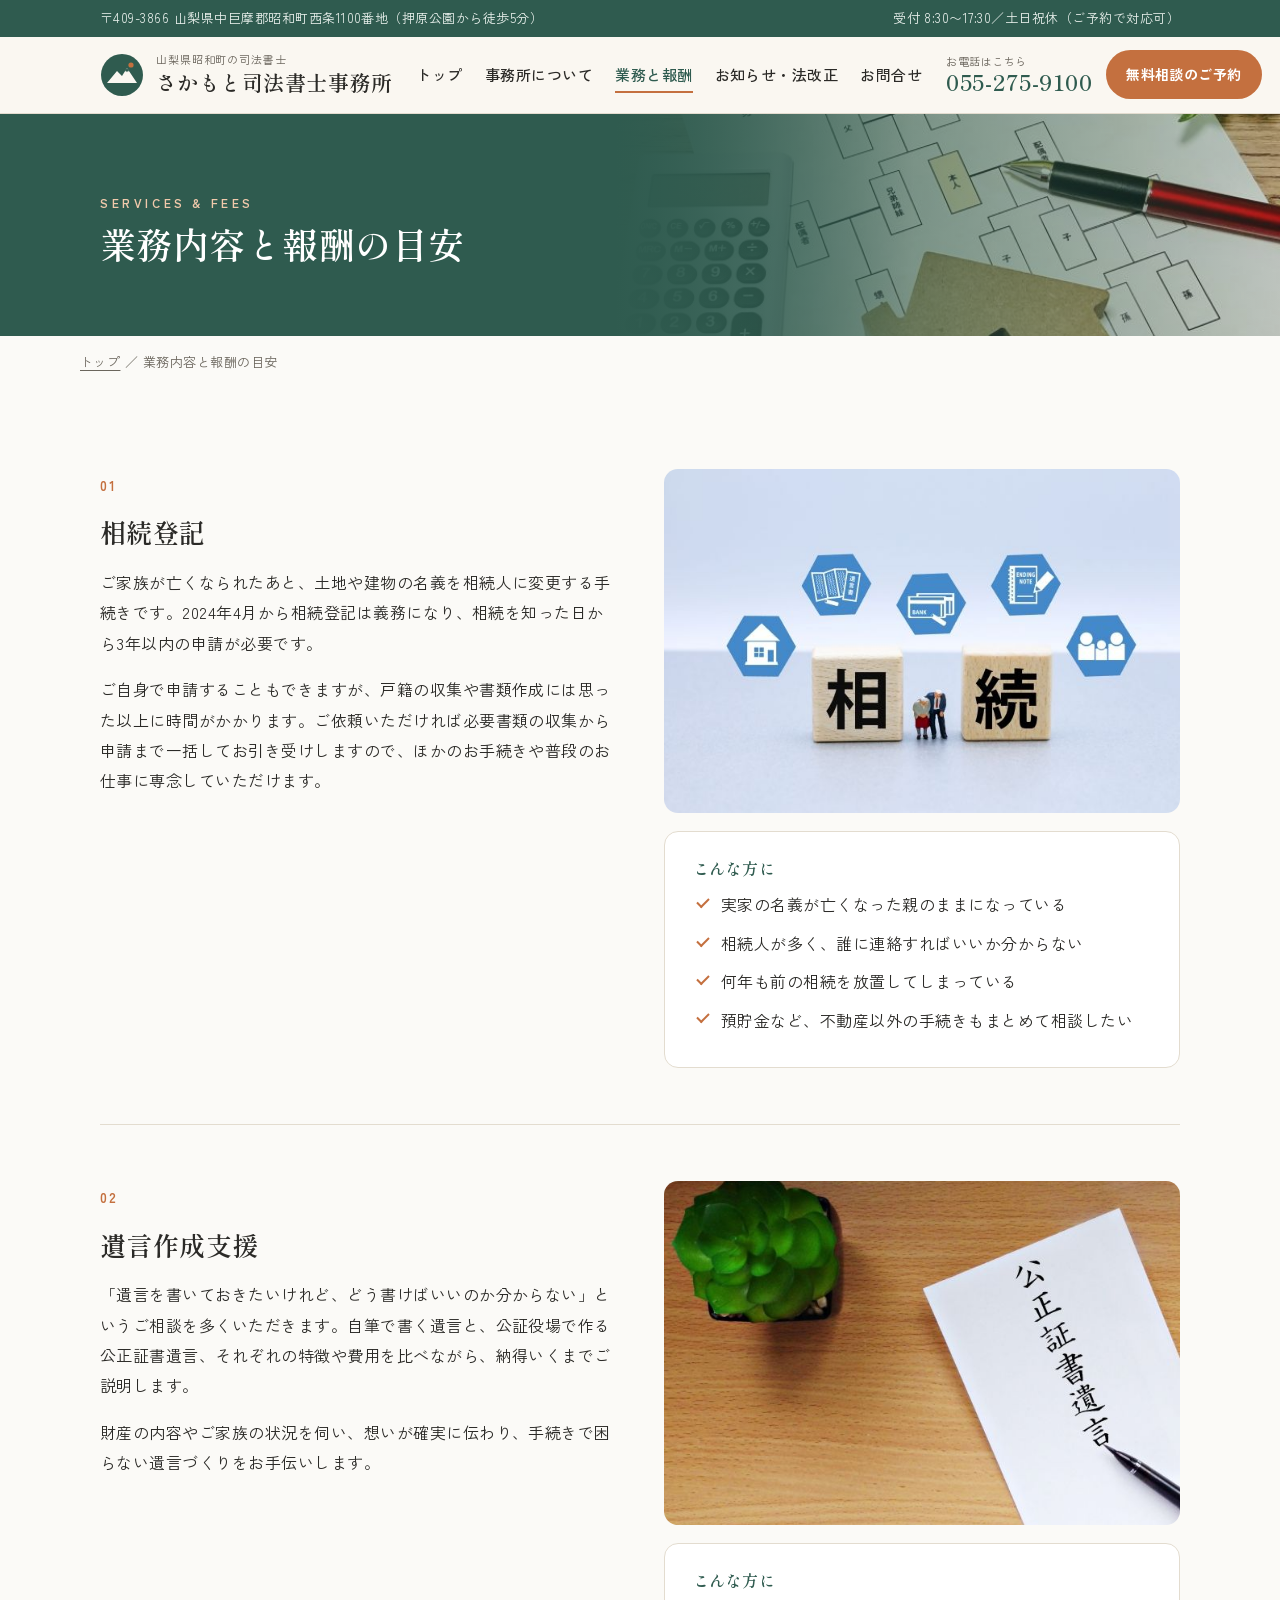
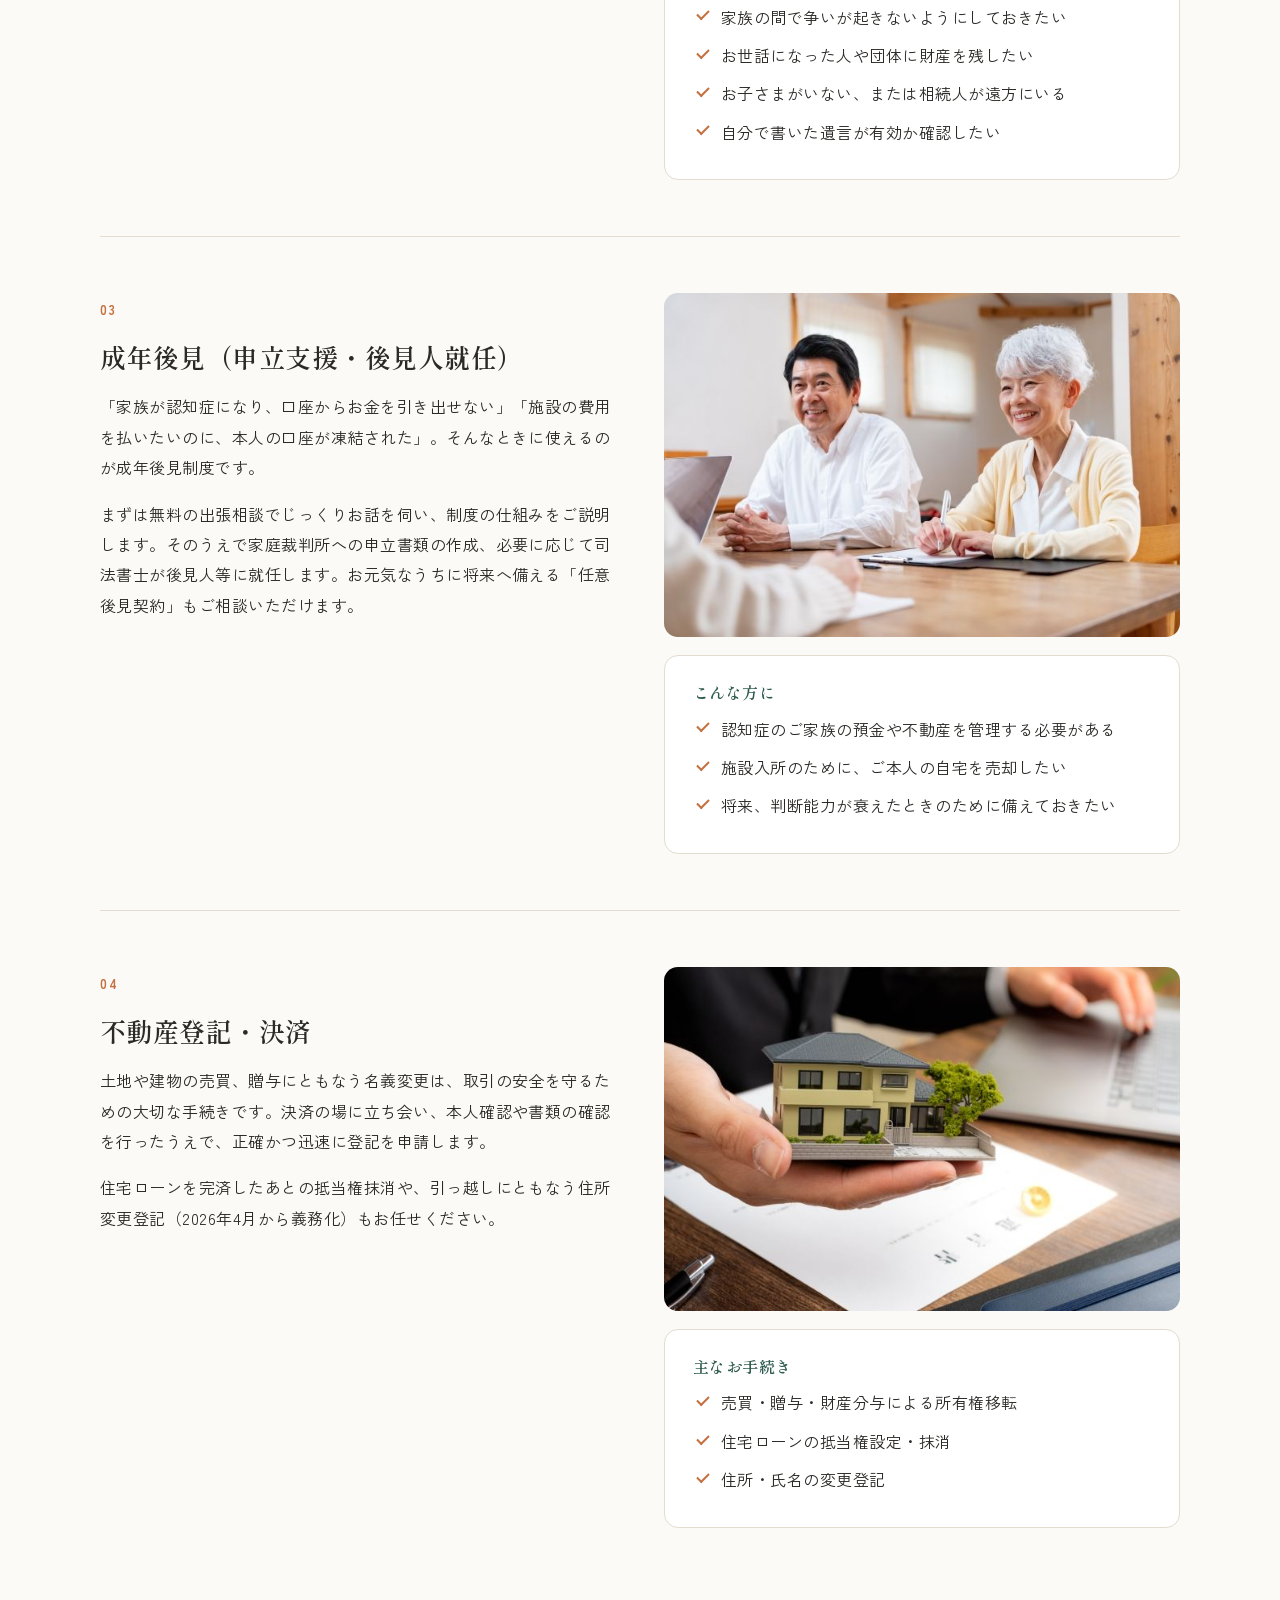
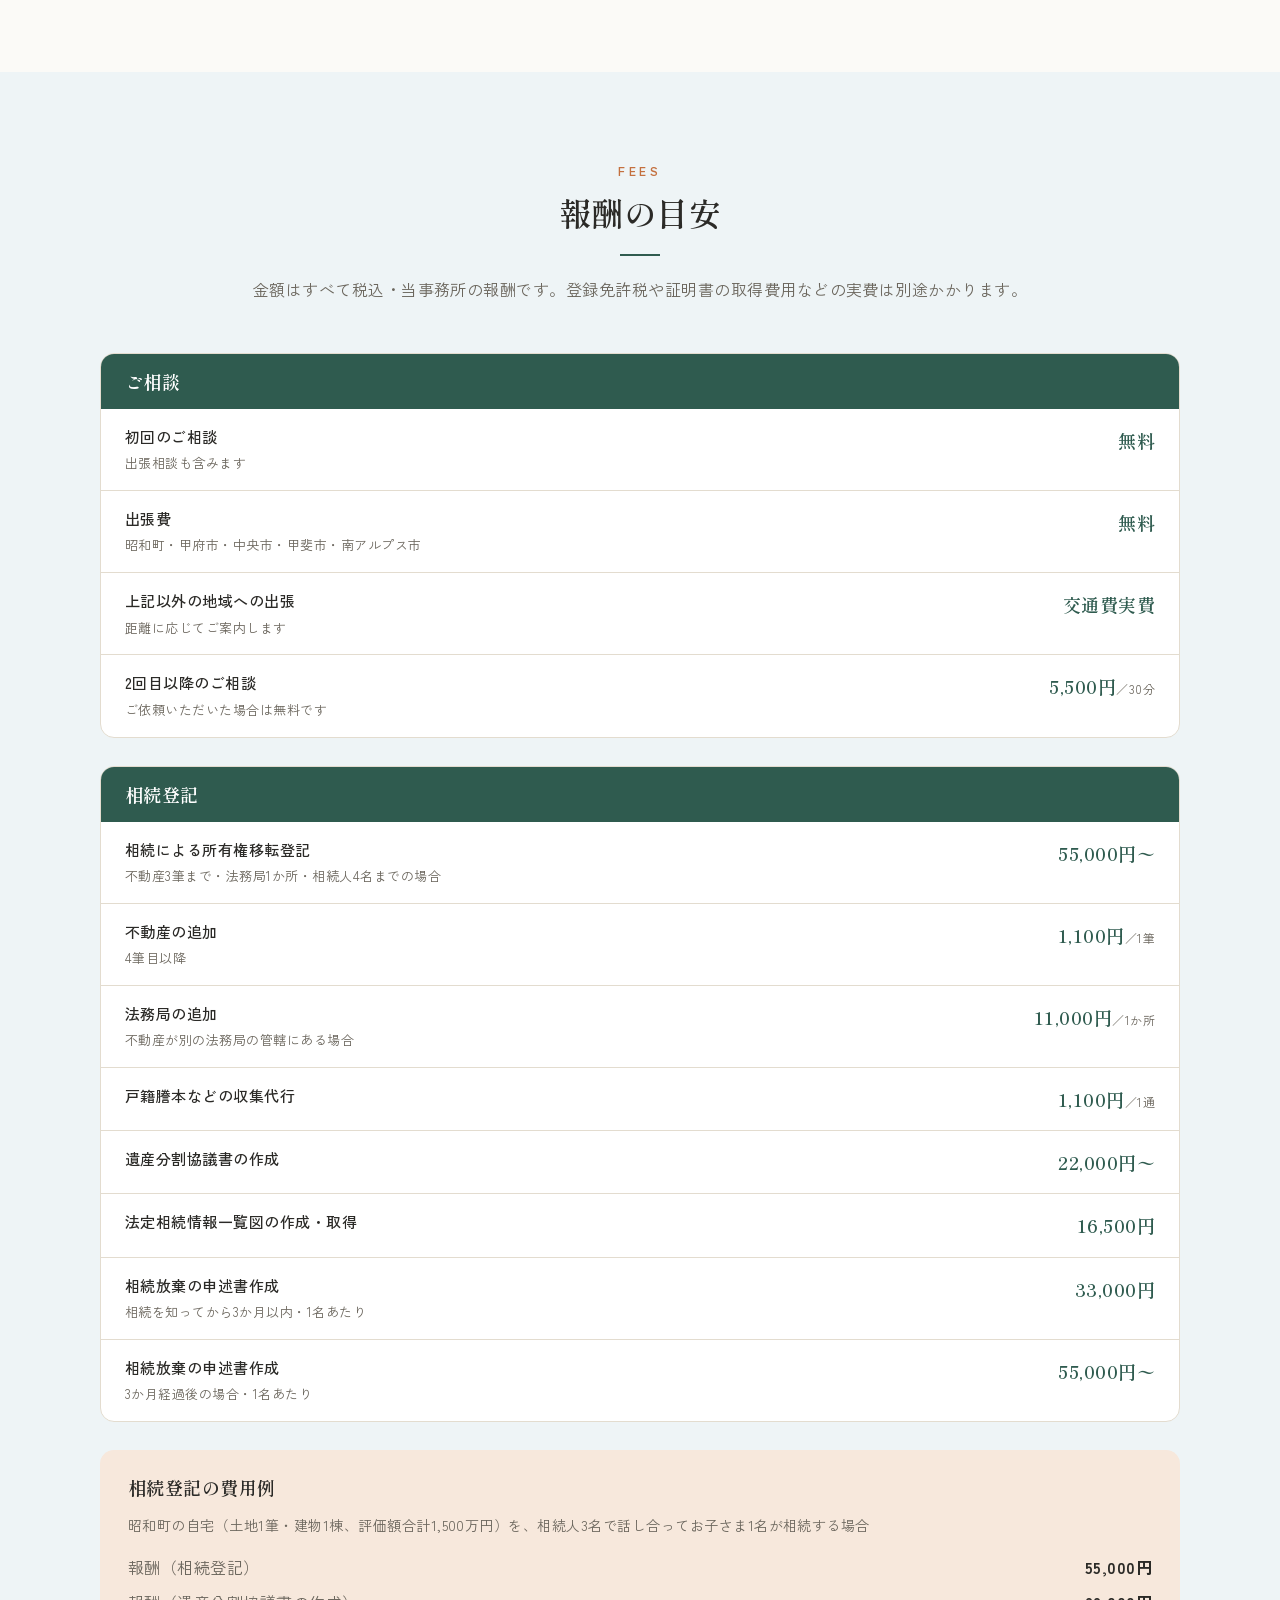
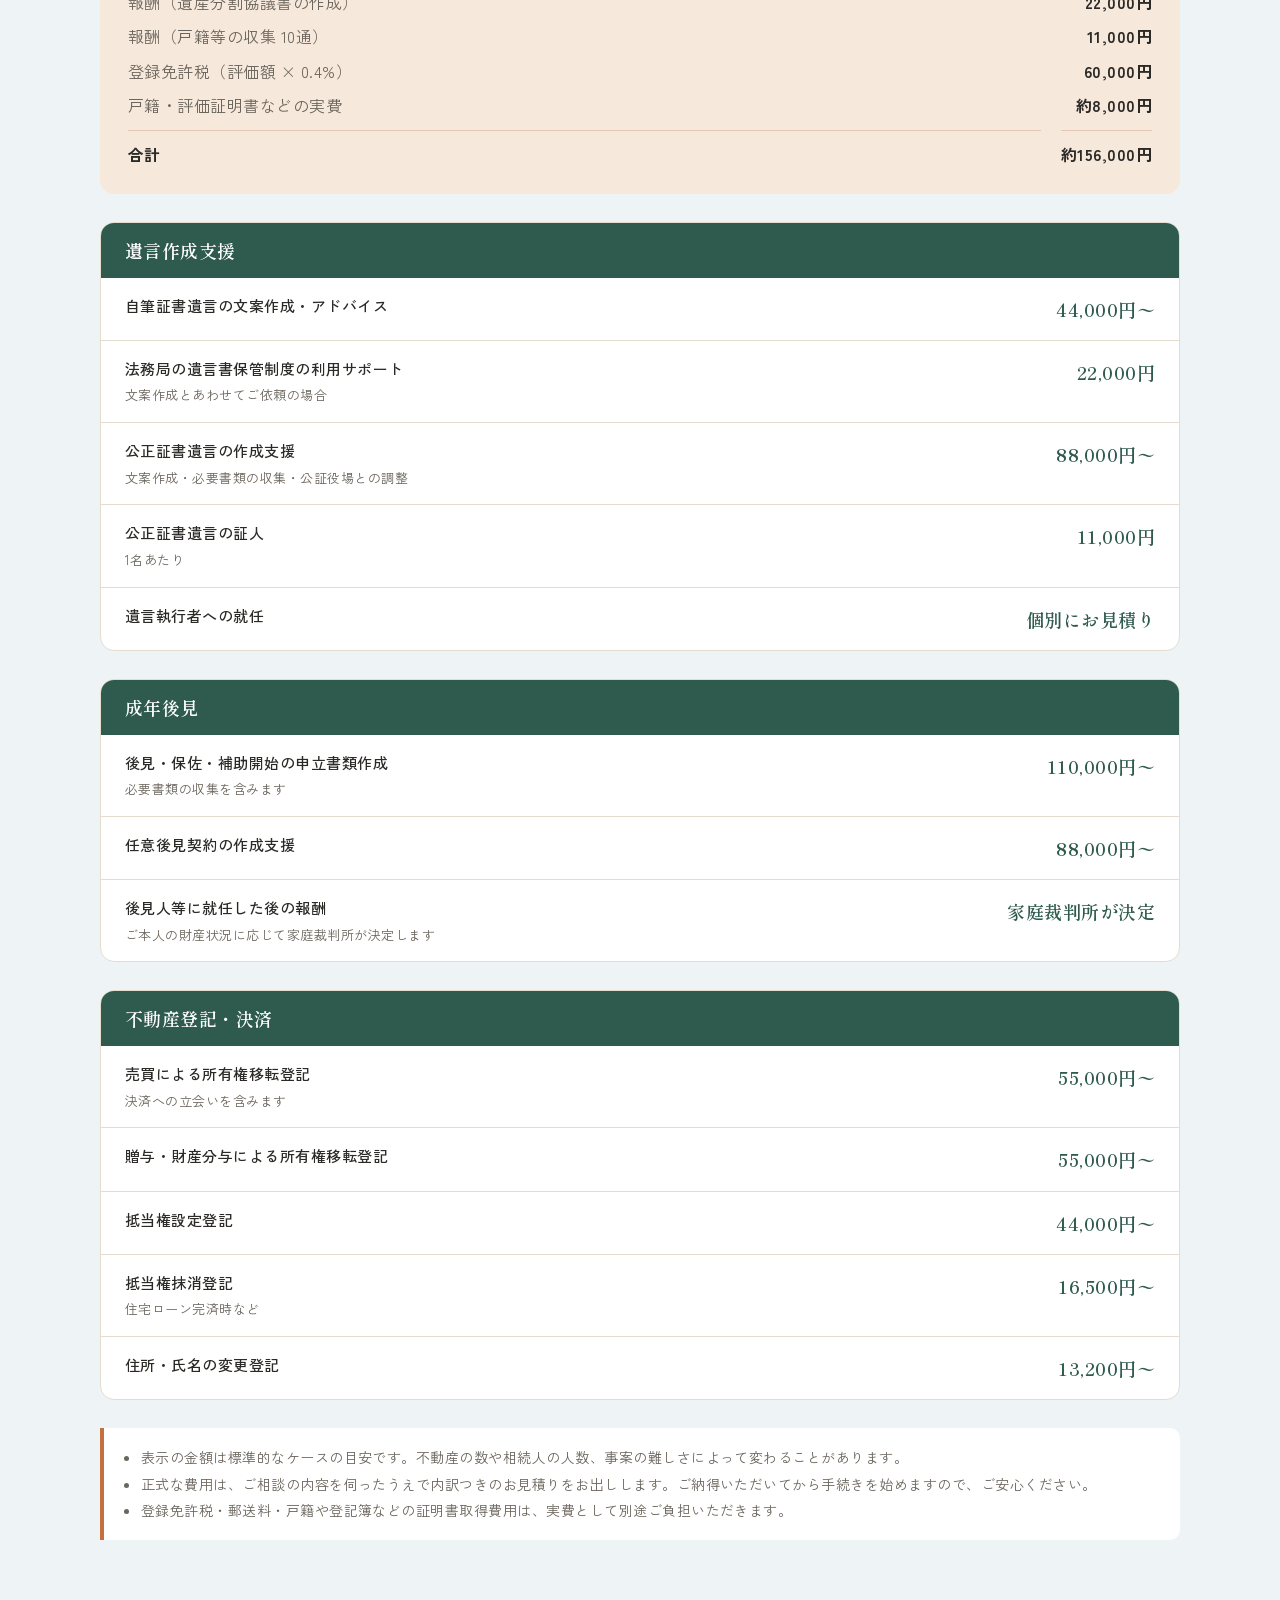
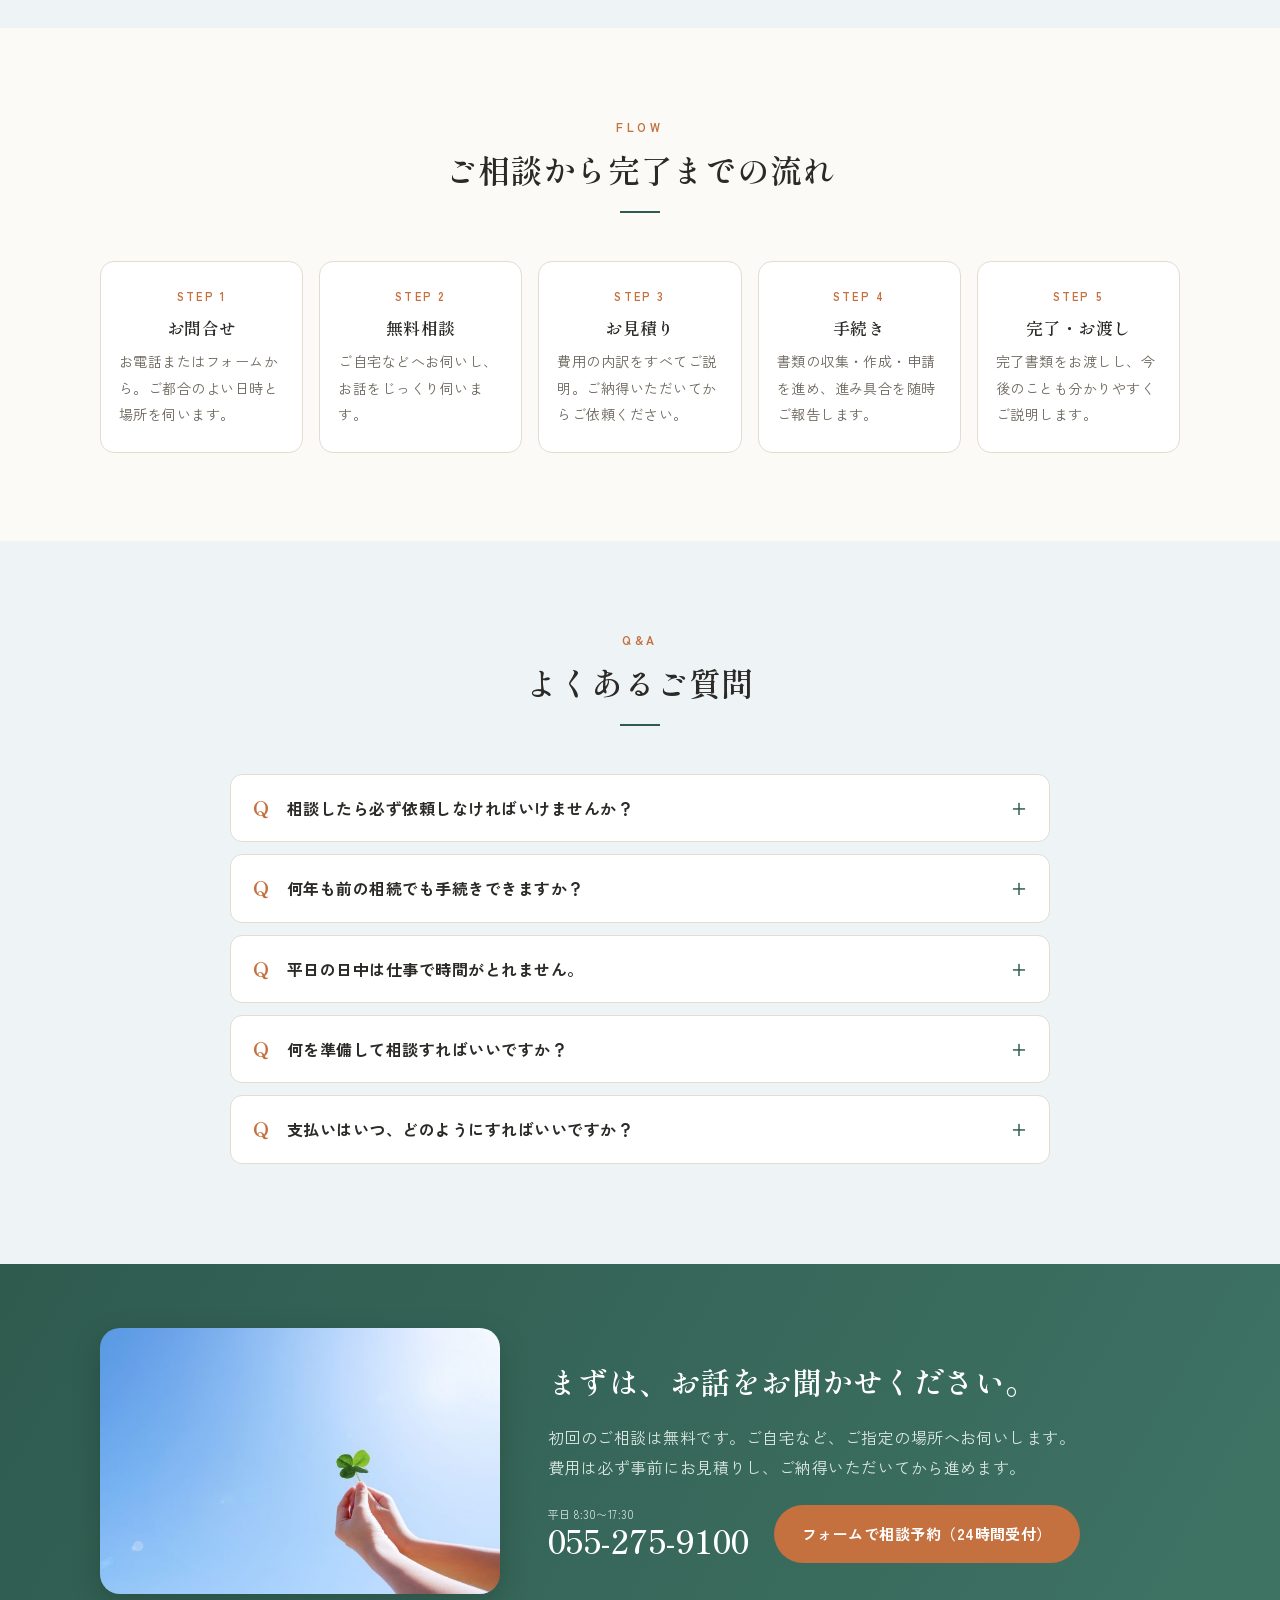
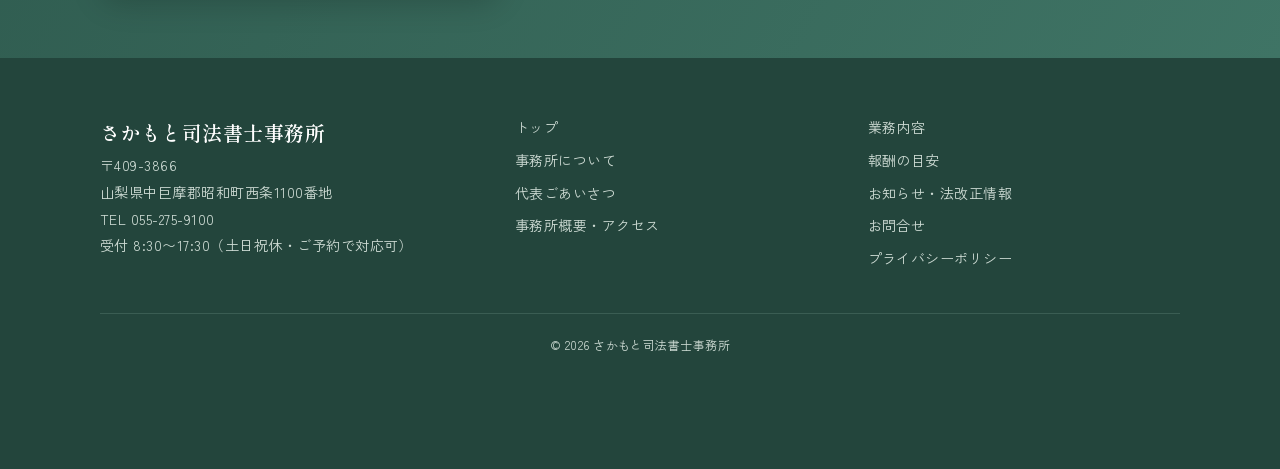
<file: service.html>
<!doctype html>
<html lang="ja">
<head>
<meta charset="utf-8">
<meta name="viewport" content="width=device-width,initial-scale=1">
<title>業務内容と報酬の目安｜さかもと司法書士事務所（山梨県昭和町）</title>
<meta name="description" content="相続登記・遺言作成支援・成年後見・不動産登記の業務内容と報酬の目安。初回相談無料、費用は事前にお見積りします。">
<meta name="format-detection" content="telephone=no">
<meta property="og:site_name" content="さかもと司法書士事務所">
<meta property="og:title" content="業務内容と報酬の目安｜さかもと司法書士事務所（山梨県昭和町）">
<meta property="og:description" content="相続登記・遺言作成支援・成年後見・不動産登記の業務内容と報酬の目安。初回相談無料、費用は事前にお見積りします。">
<meta property="og:type" content="website">
<meta property="og:locale" content="ja_JP">
<link rel="icon" href="favicon.svg" type="image/svg+xml">
<link rel="preconnect" href="https://fonts.googleapis.com">
<link rel="preconnect" href="https://fonts.gstatic.com" crossorigin>
<link href="https://fonts.googleapis.com/css2?family=Shippori+Mincho+B1:wght@500;600&family=Zen+Kaku+Gothic+New:wght@400;500;700&display=swap" rel="stylesheet">
<link rel="stylesheet" href="style.css?v=20261016e">
</head>
<body data-page="service">
<div class="topbar"><div class="container"><span>〒409-3866 山梨県中巨摩郡昭和町西条1100番地（押原公園から徒歩5分）</span><span>受付 8:30〜17:30／土日祝休（ご予約で対応可）</span></div></div>
<header class="site-header">
  <div class="container">
    <a class="logo" href="index.html">
      <svg width="44" height="44" viewBox="0 0 44 44" aria-hidden="true"><circle cx="22" cy="22" r="21" fill="#2f5b4f"/><path d="M7 30 L17 18 L22 23 L27 15 L37 30 Z" fill="#faf7f1"/><path d="M24.6 18.6 L27 15 L29.4 18.6 L27.9 18 L27 19.2 L26 18 Z" fill="#2f5b4f"/><circle cx="31" cy="12" r="2.6" fill="#c4703f"/></svg>
      <span><small>山梨県昭和町の司法書士</small><strong>さかもと司法書士事務所</strong></span>
    </a>
    <nav class="gnav" id="gnav" aria-label="メインメニュー">
      <ul>
        <li><a href="index.html" data-nav="index">トップ</a></li>
        <li><a href="about.html" data-nav="about">事務所について</a></li>
        <li><a href="service.html" data-nav="service">業務と報酬</a></li>
        <li><a href="news.html" data-nav="news">お知らせ・法改正</a></li>
        <li><a href="contact.html" data-nav="contact">お問合せ</a></li>
      </ul>
    </nav>
    <div class="header-cta">
      <a class="tel" href="tel:0552759100"><small>お電話はこちら</small>055-275-9100</a>
      <a class="btn btn-primary btn-sm" href="contact.html">無料相談のご予約</a>
      <button class="menu-btn" id="menuBtn" aria-controls="gnav" aria-expanded="false" aria-label="メニューを開く">
        <svg width="28" height="28" viewBox="0 0 24 24" fill="none" stroke="currentColor" stroke-width="2" stroke-linecap="round"><path d="M4 7h16M4 12h16M4 17h16"/></svg>
      </button>
    </div>
  </div>
</header>
<main>
<section class="page-title has-photo">
  <div class="container"><span class="en">SERVICES &amp; FEES</span><h1>業務内容と報酬の目安</h1></div>
  <div class="pt-photo" style="background-image:url(photo-kakeizu.jpg)"></div>
</section>
<div class="container breadcrumb"><a href="index.html">トップ</a> ／ 業務内容と報酬の目安</div>

<section class="section" style="padding-top:24px">
  <div class="container">

    <div class="detail" id="souzoku">
      <div>
        <span class="eyebrow">01</span>
        <h2>相続登記</h2>
        <p>ご家族が亡くなられたあと、土地や建物の名義を相続人に変更する手続きです。2024年4月から相続登記は義務になり、相続を知った日から3年以内の申請が必要です。</p>
        <p>ご自身で申請することもできますが、戸籍の収集や書類作成には思った以上に時間がかかります。ご依頼いただければ必要書類の収集から申請まで一括してお引き受けしますので、ほかのお手続きや普段のお仕事に専念していただけます。</p>
      </div>
      <div class="detail-side"><img class="detail-photo" src="photo-souzoku.jpg" alt="相続" loading="lazy">
      <div class="points">
        <h4>こんな方に</h4>
        <ul class="check">
          <li>実家の名義が亡くなった親のままになっている</li>
          <li>相続人が多く、誰に連絡すればいいか分からない</li>
          <li>何年も前の相続を放置してしまっている</li>
          <li>預貯金など、不動産以外の手続きもまとめて相談したい</li>
        </ul>
      </div></div>
    </div>

    <div class="detail" id="igon">
      <div>
        <span class="eyebrow">02</span>
        <h2>遺言作成支援</h2>
        <p>「遺言を書いておきたいけれど、どう書けばいいのか分からない」というご相談を多くいただきます。自筆で書く遺言と、公証役場で作る公正証書遺言、それぞれの特徴や費用を比べながら、納得いくまでご説明します。</p>
        <p>財産の内容やご家族の状況を伺い、想いが確実に伝わり、手続きで困らない遺言づくりをお手伝いします。</p>
      </div>
      <div class="detail-side"><img class="detail-photo" src="photo-igon.jpg" alt="公正証書遺言" loading="lazy">
      <div class="points">
        <h4>こんな方に</h4>
        <ul class="check">
          <li>家族の間で争いが起きないようにしておきたい</li>
          <li>お世話になった人や団体に財産を残したい</li>
          <li>お子さまがいない、または相続人が遠方にいる</li>
          <li>自分で書いた遺言が有効か確認したい</li>
        </ul>
      </div></div>
    </div>

    <div class="detail" id="kouken">
      <div>
        <span class="eyebrow">03</span>
        <h2>成年後見（申立支援・後見人就任）</h2>
        <p>「家族が認知症になり、口座からお金を引き出せない」「施設の費用を払いたいのに、本人の口座が凍結された」。そんなときに使えるのが成年後見制度です。</p>
        <p>まずは無料の出張相談でじっくりお話を伺い、制度の仕組みをご説明します。そのうえで家庭裁判所への申立書類の作成、必要に応じて司法書士が後見人等に就任します。お元気なうちに将来へ備える「任意後見契約」もご相談いただけます。</p>
      </div>
      <div class="detail-side"><img class="detail-photo" src="photo-seniors.jpg" alt="相談するご夫婦" loading="lazy">
      <div class="points">
        <h4>こんな方に</h4>
        <ul class="check">
          <li>認知症のご家族の預金や不動産を管理する必要がある</li>
          <li>施設入所のために、ご本人の自宅を売却したい</li>
          <li>将来、判断能力が衰えたときのために備えておきたい</li>
        </ul>
      </div></div>
    </div>

    <div class="detail" id="fudousan">
      <div>
        <span class="eyebrow">04</span>
        <h2>不動産登記・決済</h2>
        <p>土地や建物の売買、贈与にともなう名義変更は、取引の安全を守るための大切な手続きです。決済の場に立ち会い、本人確認や書類の確認を行ったうえで、正確かつ迅速に登記を申請します。</p>
        <p>住宅ローンを完済したあとの抵当権抹消や、引っ越しにともなう住所変更登記（2026年4月から義務化）もお任せください。</p>
      </div>
      <div class="detail-side"><img class="detail-photo" src="photo-fudousan.jpg" alt="住宅の模型" loading="lazy">
      <div class="points">
        <h4>主なお手続き</h4>
        <ul class="check">
          <li>売買・贈与・財産分与による所有権移転</li>
          <li>住宅ローンの抵当権設定・抹消</li>
          <li>住所・氏名の変更登記</li>
        </ul>
      </div></div>
    </div>

  </div>
</section>

<section class="section alt" id="fee">
  <div class="container">
    <div class="sec-head"><span class="en">Fees</span><h2>報酬の目安</h2><p>金額はすべて税込・当事務所の報酬です。登録免許税や証明書の取得費用などの実費は別途かかります。</p></div>
    <div class="fee-wrap">

      <div class="fee-block">
        <h3>ご相談</h3>
        <table class="fee-table">
          <tr><th>初回のご相談<small>出張相談も含みます</small></th><td>無料</td></tr>
          <tr><th>出張費<small>昭和町・甲府市・中央市・甲斐市・南アルプス市</small></th><td>無料</td></tr>
          <tr><th>上記以外の地域への出張<small>距離に応じてご案内します</small></th><td>交通費実費</td></tr>
          <tr><th>2回目以降のご相談<small>ご依頼いただいた場合は無料です</small></th><td>5,500円<small>／30分</small></td></tr>
        </table>
      </div>

      <div class="fee-block">
        <h3>相続登記</h3>
        <table class="fee-table">
          <tr><th>相続による所有権移転登記<small>不動産3筆まで・法務局1か所・相続人4名までの場合</small></th><td>55,000円〜</td></tr>
          <tr><th>不動産の追加<small>4筆目以降</small></th><td>1,100円<small>／1筆</small></td></tr>
          <tr><th>法務局の追加<small>不動産が別の法務局の管轄にある場合</small></th><td>11,000円<small>／1か所</small></td></tr>
          <tr><th>戸籍謄本などの収集代行</th><td>1,100円<small>／1通</small></td></tr>
          <tr><th>遺産分割協議書の作成</th><td>22,000円〜</td></tr>
          <tr><th>法定相続情報一覧図の作成・取得</th><td>16,500円</td></tr>
          <tr><th>相続放棄の申述書作成<small>相続を知ってから3か月以内・1名あたり</small></th><td>33,000円</td></tr>
          <tr><th>相続放棄の申述書作成<small>3か月経過後の場合・1名あたり</small></th><td>55,000円〜</td></tr>
        </table>
      </div>

      <div class="example">
        <h4>相続登記の費用例</h4>
        <p style="font-size:14px;color:var(--muted)">昭和町の自宅（土地1筆・建物1棟、評価額合計1,500万円）を、相続人3名で話し合ってお子さま1名が相続する場合</p>
        <dl>
          <dt>報酬（相続登記）</dt><dd>55,000円</dd>
          <dt>報酬（遺産分割協議書の作成）</dt><dd>22,000円</dd>
          <dt>報酬（戸籍等の収集 10通）</dt><dd>11,000円</dd>
          <dt>登録免許税（評価額 × 0.4%）</dt><dd>60,000円</dd>
          <dt>戸籍・評価証明書などの実費</dt><dd>約8,000円</dd>
          <dt class="total">合計</dt><dd class="total">約156,000円</dd>
        </dl>
      </div>

      <div class="fee-block">
        <h3>遺言作成支援</h3>
        <table class="fee-table">
          <tr><th>自筆証書遺言の文案作成・アドバイス</th><td>44,000円〜</td></tr>
          <tr><th>法務局の遺言書保管制度の利用サポート<small>文案作成とあわせてご依頼の場合</small></th><td>22,000円</td></tr>
          <tr><th>公正証書遺言の作成支援<small>文案作成・必要書類の収集・公証役場との調整</small></th><td>88,000円〜</td></tr>
          <tr><th>公正証書遺言の証人<small>1名あたり</small></th><td>11,000円</td></tr>
          <tr><th>遺言執行者への就任</th><td>個別にお見積り</td></tr>
        </table>
      </div>

      <div class="fee-block">
        <h3>成年後見</h3>
        <table class="fee-table">
          <tr><th>後見・保佐・補助開始の申立書類作成<small>必要書類の収集を含みます</small></th><td>110,000円〜</td></tr>
          <tr><th>任意後見契約の作成支援</th><td>88,000円〜</td></tr>
          <tr><th>後見人等に就任した後の報酬<small>ご本人の財産状況に応じて家庭裁判所が決定します</small></th><td>家庭裁判所が決定</td></tr>
        </table>
      </div>

      <div class="fee-block">
        <h3>不動産登記・決済</h3>
        <table class="fee-table">
          <tr><th>売買による所有権移転登記<small>決済への立会いを含みます</small></th><td>55,000円〜</td></tr>
          <tr><th>贈与・財産分与による所有権移転登記</th><td>55,000円〜</td></tr>
          <tr><th>抵当権設定登記</th><td>44,000円〜</td></tr>
          <tr><th>抵当権抹消登記<small>住宅ローン完済時など</small></th><td>16,500円〜</td></tr>
          <tr><th>住所・氏名の変更登記</th><td>13,200円〜</td></tr>
        </table>
      </div>

      <div class="fee-note">
        <ul>
          <li>表示の金額は標準的なケースの目安です。不動産の数や相続人の人数、事案の難しさによって変わることがあります。</li>
          <li>正式な費用は、ご相談の内容を伺ったうえで内訳つきのお見積りをお出しします。ご納得いただいてから手続きを始めますので、ご安心ください。</li>
          <li>登録免許税・郵送料・戸籍や登記簿などの証明書取得費用は、実費として別途ご負担いただきます。</li>
        </ul>
      </div>

    </div>
  </div>
</section>

<section class="section" id="flow">
  <div class="container">
    <div class="sec-head"><span class="en">Flow</span><h2>ご相談から完了までの流れ</h2></div>
    <ol class="flow">
      <li><h4>お問合せ</h4><p>お電話またはフォームから。ご都合のよい日時と場所を伺います。</p></li>
      <li><h4>無料相談</h4><p>ご自宅などへお伺いし、お話をじっくり伺います。</p></li>
      <li><h4>お見積り</h4><p>費用の内訳をすべてご説明。ご納得いただいてからご依頼ください。</p></li>
      <li><h4>手続き</h4><p>書類の収集・作成・申請を進め、進み具合を随時ご報告します。</p></li>
      <li><h4>完了・お渡し</h4><p>完了書類をお渡しし、今後のことも分かりやすくご説明します。</p></li>
    </ol>
  </div>
</section>

<section class="section alt" id="faq">
  <div class="container" style="max-width:860px">
    <div class="sec-head"><span class="en">Q&amp;A</span><h2>よくあるご質問</h2></div>
    <div class="faq">
      <details><summary>相談したら必ず依頼しなければいけませんか？</summary><p>いいえ、その必要はありません。お話を伺い、お見積りをご確認いただいたうえでご判断ください。ご自身で手続きされる場合のアドバイスもいたします。</p></details>
      <details><summary>何年も前の相続でも手続きできますか？</summary><p>はい、できます。2024年4月より前に発生した相続も義務化の対象で、2027年3月31日までに申請が必要です。相続人の方が増えている場合もありますので、早めにご相談ください。</p></details>
      <details><summary>平日の日中は仕事で時間がとれません。</summary><p>事前にご予約いただければ、夕方以降や土日祝日のご相談にも対応します。お問合せの際にご希望をお知らせください。</p></details>
      <details><summary>何を準備して相談すればいいですか？</summary><p>特に準備は不要です。お手元に固定資産税の納税通知書や登記済証（権利証）があれば、お見積りがより正確になります。</p></details>
      <details><summary>支払いはいつ、どのようにすればいいですか？</summary><p>原則として手続き完了時に、報酬と実費をまとめてお振込みいただきます。登録免許税が高額になる場合などは、事前にお預かりすることがあります。</p></details>
    </div>
  </div>
</section>
</main>
<section class="cta">
  <div class="container">
    <figure class="cta-photo"><img src="photo-clover.jpg" alt="青空にかざした四つ葉のクローバー" loading="lazy"></figure>
    <div>
      <h2>まずは、お話をお聞かせください。</h2>
      <p>初回のご相談は無料です。ご自宅など、ご指定の場所へお伺いします。<br>費用は必ず事前にお見積りし、ご納得いただいてから進めます。</p>
      <div class="cta-actions">
        <a class="tel" href="tel:0552759100"><small>平日 8:30〜17:30</small>055-275-9100</a>
        <a class="btn btn-primary" href="contact.html">フォームで相談予約（24時間受付）</a>
      </div>
    </div>
  </div>
</section>
<footer class="site-footer">
  <div class="container">
    <div>
      <strong>さかもと司法書士事務所</strong>
      <p>〒409-3866<br>山梨県中巨摩郡昭和町西条1100番地<br>TEL 055-275-9100<br>受付 8:30〜17:30（土日祝休・ご予約で対応可）</p>
      <p class="sns"><a href="#" data-instagram-link target="_blank" rel="noopener"><svg width="16" height="16" viewBox="0 0 24 24" fill="none" stroke="currentColor" stroke-width="2"><rect x="3" y="3" width="18" height="18" rx="5"/><circle cx="12" cy="12" r="4"/><circle cx="17.5" cy="6.5" r="1" fill="currentColor"/></svg>Instagram</a></p>
    </div>
    <div>
      <ul>
        <li><a href="index.html">トップ</a></li>
        <li><a href="about.html">事務所について</a></li>
        <li><a href="about.html#greeting">代表ごあいさつ</a></li>
        <li><a href="about.html#access">事務所概要・アクセス</a></li>
      </ul>
    </div>
    <div>
      <ul>
        <li><a href="service.html">業務内容</a></li>
        <li><a href="service.html#fee">報酬の目安</a></li>
        <li><a href="news.html">お知らせ・法改正情報</a></li>
        <li><a href="contact.html">お問合せ</a></li>
        <li><a href="privacy.html">プライバシーポリシー</a></li>
      </ul>
    </div>
    <p class="copy">&copy; <span data-year></span> さかもと司法書士事務所</p>
  </div>
</footer>
<div class="fixed-cta"><a href="tel:0552759100">電話する</a><a href="contact.html">相談を予約</a></div>
<script src="config.js?v=20261016e"></script>
<script src="main.js?v=20261016e"></script>
</body>
</html>
</file>
<file: style.css>
/* =========================================================
   さかもと司法書士事務所  style.css
   色を変えたいときは :root の値だけ変更すればOKです
   ========================================================= */
:root{
  --paper:#fbfaf7;      /* 背景（やわらかい白） */
  --paper-2:#eef4f6;    /* 背景・淡い空色 */
  --sky:#e3eef6;        /* 写真の空になじむ色 */
  --white:#ffffff;
  --ink:#2b2a27;        /* 本文 */
  --muted:#6b665d;      /* 補足文字 */
  --green:#2f5b4f;      /* メインカラー（深緑） */
  --green-2:#3f7465;
  --green-soft:#e6eee9;
  --kaki:#c4703f;       /* アクセント（柿色） */
  --kaki-soft:#f7e8dc;
  --line:#e3dccf;
  --radius:14px;
  --shadow:0 6px 24px rgba(47,91,79,.08);
  --mincho:"Shippori Mincho B1","Hiragino Mincho ProN","Yu Mincho",serif;
  --gothic:"Zen Kaku Gothic New","Hiragino Kaku Gothic ProN","Yu Gothic",Meiryo,sans-serif;
  --w:1120px;
}
*,*::before,*::after{box-sizing:border-box}
html{scroll-behavior:smooth;-webkit-text-size-adjust:100%}
body{margin:0;background:var(--paper);color:var(--ink);font-family:var(--gothic);
  font-size:16px;line-height:1.9;letter-spacing:.03em}
img{max-width:100%;height:auto;display:block}
a{color:var(--green);text-underline-offset:3px}
a:hover{color:var(--kaki)}
h1,h2,h3,h4{font-family:var(--mincho);font-weight:600;line-height:1.5;margin:0 0 .6em;color:var(--ink)}
p{margin:0 0 1em}
.container{max-width:var(--w);margin:0 auto;padding:0 20px}
.sr-only{position:absolute;width:1px;height:1px;overflow:hidden;clip:rect(0 0 0 0)}

/* ---------- ヘッダー ---------- */
.topbar{background:var(--green);color:#e9f0ec;font-size:13px}
.topbar .container{display:flex;justify-content:space-between;gap:16px;padding-top:6px;padding-bottom:6px}
.topbar span{white-space:nowrap}
.site-header{background:rgba(250,247,241,.96);backdrop-filter:blur(6px);position:sticky;top:0;z-index:50;border-bottom:1px solid var(--line)}
.site-header .container{display:flex;align-items:center;gap:24px;min-height:76px}
.logo{display:flex;align-items:center;gap:12px;text-decoration:none;color:var(--ink);margin-right:auto}
.logo svg{flex:none}
.logo small{display:block;font-size:11px;color:var(--muted);letter-spacing:.08em;line-height:1.4}
.logo strong{display:block;font-family:var(--mincho);font-size:21px;font-weight:600;line-height:1.4}
.gnav ul{list-style:none;display:flex;gap:26px;margin:0;padding:0}
.gnav a{text-decoration:none;color:var(--ink);font-size:15px;font-weight:500;padding:6px 0;border-bottom:2px solid transparent}
.gnav a:hover,.gnav a[aria-current="page"]{color:var(--green);border-color:var(--kaki)}
.header-cta{display:flex;align-items:center;gap:14px}
.tel{font-family:var(--mincho);font-size:22px;font-weight:600;color:var(--green);text-decoration:none;line-height:1.2;white-space:nowrap}
.tel small{display:block;font-family:var(--gothic);font-size:11px;color:var(--muted);font-weight:400}
.menu-btn{display:none;background:none;border:0;padding:8px;cursor:pointer;color:var(--green)}

/* ---------- ボタン ---------- */
.btn{display:inline-flex;align-items:center;justify-content:center;gap:8px;padding:13px 26px;border-radius:999px;
  font-weight:700;text-decoration:none;border:2px solid transparent;transition:.2s;font-size:15px;cursor:pointer;font-family:var(--gothic)}
.btn-primary{background:var(--kaki);color:#fff}
.btn-primary:hover{background:#ad5f31;color:#fff}
.btn-outline{border-color:var(--green);color:var(--green);background:transparent}
.btn-outline:hover{background:var(--green);color:#fff}
.btn-sm{padding:9px 18px;font-size:14px}

/* ---------- ヒーロー ---------- */
.hero{position:relative;overflow:hidden;padding:72px 0 88px}
.hero .container{display:grid;grid-template-columns:1.15fr .85fr;gap:48px;align-items:center}
.eyebrow{display:inline-block;font-size:13px;letter-spacing:.12em;color:var(--kaki);font-weight:700;margin-bottom:14px}
.hero h1{font-size:clamp(28px,4vw,44px);line-height:1.6;letter-spacing:.06em}
.hero h1 em{font-style:normal;background:linear-gradient(transparent 62%,var(--kaki-soft) 62%)}
.hero p.lead{color:var(--muted);font-size:16px;max-width:34em}
.hero .actions{display:flex;flex-wrap:wrap;gap:12px;margin-top:28px}
.hero-card{background:var(--white);border-radius:24px;box-shadow:var(--shadow);overflow:hidden;border:1px solid var(--line)}
.hero-card .scene{background:linear-gradient(#eef3ef,#f8f3ea)}
.hero-card ul{list-style:none;margin:0;padding:20px 24px 24px;display:grid;gap:10px}
.hero-card li{display:flex;gap:12px;align-items:center;font-weight:500}
.hero-card li b{flex:none;width:30px;height:30px;border-radius:50%;background:var(--green-soft);color:var(--green);display:grid;place-items:center;font-size:14px}

/* ---------- セクション共通 ---------- */
.section{padding:88px 0}
.section.alt{background:var(--paper-2)}
.section.white{background:var(--white)}
.sec-head{text-align:center;margin-bottom:48px}
.sec-head .en{display:block;font-size:12px;letter-spacing:.3em;color:var(--kaki);font-weight:700;margin-bottom:6px;text-transform:uppercase}
.sec-head h2{font-size:clamp(24px,3vw,32px);margin:0}
.sec-head h2::after{content:"";display:block;width:40px;height:2px;background:var(--green);margin:18px auto 0}
.sec-head p{color:var(--muted);margin:18px 0 0}
.page-title{background:var(--green);color:#fff;padding:56px 0 50px;position:relative;overflow:hidden}
.page-title h1{color:#fff;font-size:clamp(26px,3.4vw,36px);margin:0}
.page-title .en{color:#f0c9ab;font-size:12px;letter-spacing:.3em;font-weight:700}
.page-title svg{position:absolute;right:-20px;bottom:-4px;opacity:.18}
.breadcrumb{font-size:13px;color:var(--muted);padding:14px 0}
.breadcrumb a{color:var(--muted)}

/* ---------- お悩み ---------- */
.worries{display:grid;grid-template-columns:repeat(3,1fr);gap:20px}
.worry{background:var(--white);border:1px solid var(--line);border-radius:var(--radius);padding:28px 24px;position:relative}
.worry::before{content:"“";position:absolute;top:-8px;left:18px;font-family:var(--mincho);font-size:64px;color:var(--kaki);line-height:1}
.worry p{margin:10px 0 0;font-weight:500}
.worry span{display:inline-block;margin-top:14px;font-size:13px;color:var(--green);font-weight:700}

/* ---------- 選ばれる理由 ---------- */
.reasons{display:grid;grid-template-columns:repeat(3,1fr);gap:28px}
.reason{text-align:center;padding:8px 10px}
.reason .num{font-family:var(--mincho);font-size:44px;color:var(--kaki);line-height:1}
.reason .icon{width:84px;height:84px;margin:16px auto 18px;border-radius:50%;background:var(--green-soft);display:grid;place-items:center;color:var(--green)}
.reason h3{font-size:20px}
.reason p{color:var(--muted);font-size:15px;text-align:left}

/* ---------- サービス ---------- */
.services{display:grid;grid-template-columns:repeat(2,1fr);gap:24px}
.service-card{background:var(--white);border-radius:var(--radius);padding:30px;border:1px solid var(--line);display:flex;gap:20px;text-decoration:none;color:var(--ink);transition:.2s}
.service-card:hover{box-shadow:var(--shadow);transform:translateY(-2px);color:var(--ink)}
.service-card .ic{flex:none;width:60px;height:60px;border-radius:16px;background:var(--kaki-soft);color:var(--kaki);display:grid;place-items:center}
.service-card h3{font-size:20px;margin-bottom:.4em}
.service-card p{color:var(--muted);font-size:15px;margin:0}
.service-card .from{display:inline-block;margin-top:12px;font-size:14px;color:var(--green);font-weight:700}

/* ---------- 代表あいさつ ---------- */
.greeting{display:grid;grid-template-columns:320px 1fr;gap:56px;align-items:center}
.portrait{position:relative}
.portrait .photo{aspect-ratio:4/5;border-radius:20px;background:var(--green-soft);overflow:hidden;display:grid;place-items:center;color:var(--green);font-family:var(--mincho);font-size:22px}
.portrait .photo img{width:100%;height:100%;object-fit:cover}
.portrait figcaption{position:absolute;left:-14px;bottom:24px;background:var(--white);padding:10px 18px;border-radius:10px;box-shadow:var(--shadow);font-size:13px;line-height:1.5}
.portrait figcaption b{display:block;font-family:var(--mincho);font-size:19px}
.signature{font-family:var(--mincho);font-size:18px;text-align:right;margin-top:1.4em}

/* ---------- 一覧（お知らせ・法改正） ---------- */
.news-grid{display:grid;grid-template-columns:1fr 1fr;gap:36px}
.news-box{background:var(--white);border-radius:var(--radius);padding:28px 30px;border:1px solid var(--line)}
.news-box h3{display:flex;justify-content:space-between;align-items:baseline;font-size:20px;border-bottom:1px solid var(--line);padding-bottom:12px}
.news-box h3 a{font-family:var(--gothic);font-size:13px;font-weight:500}
.post-list{list-style:none;margin:0;padding:0}
.post-list li{padding:14px 0;border-bottom:1px dashed var(--line)}
.post-list li:last-child{border-bottom:0}
.post-meta{display:flex;flex-wrap:wrap;gap:10px;align-items:center;font-size:13px;color:var(--muted)}
.tag{display:inline-block;font-size:11px;font-weight:700;padding:2px 10px;border-radius:999px;background:var(--green-soft);color:var(--green)}
.tag.law{background:var(--kaki-soft);color:#9c5428}
.tag.important{background:#9c3b2e;color:#fff}
.post-title{font-weight:700;margin:4px 0 0;line-height:1.7}
.post-body{font-size:15px;color:var(--muted);margin:8px 0 0}
.post-body p{margin:0 0 .6em}
.post-link{font-size:13px}
.post-full li{padding:24px 0}
.post-full .post-title{font-size:18px;font-family:var(--mincho)}
.tabs{display:flex;gap:10px;justify-content:center;margin-bottom:28px;flex-wrap:wrap}
.tabs button{border:1px solid var(--green);background:transparent;color:var(--green);border-radius:999px;padding:9px 22px;font-weight:700;cursor:pointer;font-family:var(--gothic);font-size:15px}
.tabs button[aria-selected="true"]{background:var(--green);color:#fff}
.notice{font-size:13px;color:var(--muted);background:var(--paper-2);border-radius:10px;padding:12px 16px}

/* ---------- Instagram ---------- */
.insta{display:grid;grid-template-columns:repeat(3,1fr);gap:18px}
.insta-empty{text-align:center;background:var(--white);border:1px dashed var(--line);border-radius:var(--radius);padding:36px 20px;color:var(--muted)}
.insta .instagram-media{min-width:0!important;width:100%!important;margin:0!important}

/* ---------- 報酬表 ---------- */
.fee-wrap{display:grid;gap:28px}
.fee-block{background:var(--white);border-radius:var(--radius);border:1px solid var(--line);overflow:hidden}
.fee-block h3{background:var(--green);color:#fff;font-size:18px;margin:0;padding:14px 24px}
.fee-table{width:100%;border-collapse:collapse;font-size:15px}
.fee-table th,.fee-table td{padding:14px 24px;border-bottom:1px solid var(--line);text-align:left;vertical-align:top}
.fee-table tr:last-child th,.fee-table tr:last-child td{border-bottom:0}
.fee-table th{font-weight:500;width:62%}
.fee-table th small{display:block;color:var(--muted);font-size:13px;font-weight:400}
.fee-table td{font-family:var(--mincho);font-weight:600;font-size:18px;color:var(--green);white-space:nowrap;text-align:right}
.fee-table td small{font-family:var(--gothic);font-size:12px;color:var(--muted);font-weight:400}
.fee-note{font-size:14px;color:var(--muted);background:var(--white);border-left:4px solid var(--kaki);padding:16px 20px;border-radius:0 10px 10px 0}
.fee-note ul{margin:0;padding-left:1.2em}
.example{background:var(--kaki-soft);border-radius:var(--radius);padding:24px 28px}
.example h4{font-size:18px}
.example dl{display:grid;grid-template-columns:1fr auto;gap:4px 20px;margin:0}
.example dt{color:var(--muted)}
.example dd{margin:0;text-align:right;font-weight:700}
.example .total{border-top:1px solid #e3c7b2;padding-top:8px;margin-top:6px;color:var(--ink);font-weight:700}

/* ---------- サービス詳細 ---------- */
.detail{display:grid;grid-template-columns:1fr 1fr;gap:48px;align-items:start;padding:56px 0;border-bottom:1px solid var(--line)}
.detail:last-child{border-bottom:0}
.detail h2{font-size:26px}
.detail .points{background:var(--white);border-radius:var(--radius);padding:24px 28px;border:1px solid var(--line)}
.detail .points h4{font-size:16px;color:var(--green)}
.check{list-style:none;margin:0;padding:0}
.check li{position:relative;padding-left:28px;margin-bottom:8px}
.check li::before{content:"";position:absolute;left:4px;top:.55em;width:12px;height:7px;border-left:2px solid var(--kaki);border-bottom:2px solid var(--kaki);transform:rotate(-45deg)}

/* ---------- 流れ ---------- */
.flow{list-style:none;margin:0;padding:0;display:grid;grid-template-columns:repeat(5,1fr);gap:16px;counter-reset:f}
.flow li{background:var(--white);border:1px solid var(--line);border-radius:var(--radius);padding:24px 18px;text-align:center;position:relative;counter-increment:f}
.flow li::before{content:"STEP " counter(f);display:block;font-size:11px;letter-spacing:.2em;color:var(--kaki);font-weight:700}
.flow h4{font-size:17px;margin:8px 0}
.flow p{font-size:14px;color:var(--muted);margin:0;text-align:left}

/* ---------- FAQ ---------- */
.faq details{background:var(--white);border:1px solid var(--line);border-radius:12px;margin-bottom:12px;padding:0 22px}
.faq summary{cursor:pointer;padding:18px 0;font-weight:700;list-style:none;position:relative;padding-left:34px;padding-right:24px}
.faq summary::-webkit-details-marker{display:none}
.faq summary::before{content:"Q";position:absolute;left:0;font-family:var(--mincho);color:var(--kaki);font-size:20px;top:14px}
.faq summary::after{content:"＋";position:absolute;right:0;color:var(--green)}
.faq details[open] summary::after{content:"－"}
.faq details p{padding:0 0 18px 34px;color:var(--muted);margin:0}

/* ---------- 事務所概要 ---------- */
.info-table{width:100%;border-collapse:collapse;background:var(--white);border-radius:var(--radius);overflow:hidden}
.info-table th,.info-table td{padding:16px 22px;border-bottom:1px solid var(--line);text-align:left;vertical-align:top}
.info-table th{width:28%;background:var(--green-soft);color:var(--green);font-weight:700}
.map{border-radius:var(--radius);overflow:hidden;border:1px solid var(--line);background:var(--white)}
.map iframe{width:100%;height:380px;border:0;display:block}
.access-grid{display:grid;grid-template-columns:1fr 1fr;gap:36px;align-items:start}

/* ---------- 理由詳細 ---------- */
.reason-detail{display:grid;grid-template-columns:120px 1fr;gap:32px;padding:40px 0;border-bottom:1px solid var(--line)}
.reason-detail .num{font-family:var(--mincho);font-size:64px;color:var(--kaki);line-height:1}
.reason-detail h3{font-size:24px}

/* ---------- フォーム ---------- */
.form{background:var(--white);border-radius:20px;padding:40px;border:1px solid var(--line);box-shadow:var(--shadow)}
.field{margin-bottom:22px}
.field label,.field .label{display:block;font-weight:700;margin-bottom:8px}
.req,.opt{font-size:11px;padding:2px 8px;border-radius:4px;margin-left:8px;vertical-align:2px;font-weight:700}
.req{background:var(--kaki);color:#fff}
.opt{background:var(--paper-2);color:var(--muted)}
.field input[type=text],.field input[type=email],.field input[type=tel],.field select,.field textarea{
  width:100%;padding:13px 14px;border:1px solid #d6cdbd;border-radius:10px;font-size:16px;font-family:var(--gothic);background:var(--paper);color:var(--ink)}
.field input:focus,.field select:focus,.field textarea:focus{outline:2px solid var(--green-2);outline-offset:1px;background:#fff}
.field textarea{min-height:180px;resize:vertical}
.field .hint{font-size:13px;color:var(--muted);margin-top:6px}
.choices{display:flex;flex-wrap:wrap;gap:10px 22px}
.choices label{font-weight:400;display:flex;align-items:center;gap:6px;margin:0;cursor:pointer}
.agree{background:var(--paper);border-radius:10px;padding:16px;text-align:center}
.hp{position:absolute;left:-9999px;width:1px;height:1px;overflow:hidden}
.form-msg{display:none;border-radius:12px;padding:20px 22px;margin-top:20px}
.form-msg.ok{display:block;background:var(--green-soft);color:var(--green)}
.form-msg.ng{display:block;background:#fbe9e5;color:#9c3b2e}
.contact-grid{display:grid;grid-template-columns:1fr 340px;gap:40px;align-items:start}
.side-box{background:var(--green);color:#fff;border-radius:20px;padding:30px}
.side-box h3{color:#fff;font-size:18px}
.side-box .tel{color:#fff;font-size:28px}
.side-box .tel small{color:#d6e4dd}
.side-box ul{padding-left:1.2em;font-size:14px;margin:0}

/* ---------- CTA ---------- */
.cta{background:var(--green);color:#fff;position:relative;overflow:hidden}
.cta .container{display:grid;grid-template-columns:1fr auto;gap:40px;align-items:center;padding-top:64px;padding-bottom:64px;position:relative;z-index:1}
.cta h2{color:#fff;font-size:clamp(22px,3vw,30px)}
.cta p{color:#d9e6df;margin:0}
.cta .tel{color:#fff;font-size:32px}
.cta .tel small{color:#d6e4dd}
.cta-actions{display:flex;flex-direction:column;gap:14px;align-items:flex-start}
.cta svg.bg{position:absolute;right:0;bottom:0;opacity:.12}

/* ---------- フッター ---------- */
.site-footer{background:#23453c;color:#cfdcd5;font-size:14px;padding:56px 0 100px}
.site-footer .container{display:grid;grid-template-columns:1.2fr 1fr 1fr;gap:40px}
.site-footer strong{font-family:var(--mincho);font-size:20px;color:#fff;font-weight:600}
.site-footer a{color:#cfdcd5;text-decoration:none}
.site-footer a:hover{color:#fff}
.site-footer ul{list-style:none;margin:0;padding:0;display:grid;gap:6px}
.sns a{display:inline-flex;gap:8px;align-items:center;border:1px solid #4d7266;border-radius:999px;padding:6px 14px}
.copy{grid-column:1/-1;border-top:1px solid #3a5d53;padding-top:20px;font-size:12px;text-align:center}

/* スマホ下部固定ボタン */
.fixed-cta{display:none}

/* ---------- レスポンシブ ---------- */
@media (max-width:960px){
  .gnav{position:fixed;inset:0 0 0 auto;width:min(80vw,320px);background:var(--paper);padding:90px 28px 28px;transform:translateX(100%);transition:.3s;box-shadow:-10px 0 30px rgba(0,0,0,.1);z-index:60}
  .gnav.open{transform:none}
  .gnav ul{flex-direction:column;gap:6px}
  .gnav a{display:block;padding:12px 0;border-bottom:1px solid var(--line)}
  .menu-btn{display:block;z-index:70;position:relative}
  .header-cta .btn{display:none}
  .hero .container,.greeting,.news-grid,.detail,.access-grid,.contact-grid{grid-template-columns:1fr}
  .greeting{gap:32px}
  .portrait{max-width:300px;margin:0 auto}
  .flow{grid-template-columns:1fr 1fr}
  .site-footer .container{grid-template-columns:1fr}
}
@media (max-width:720px){
  body{font-size:15px}
  .topbar{display:none}
  .site-header .container{min-height:64px;gap:10px}
  .logo strong{font-size:17px}
  .logo small{font-size:10px}
  .header-cta .tel{display:none}
  .section{padding:64px 0}
  .hero{padding:44px 0 56px}
  .worries,.reasons,.services,.insta{grid-template-columns:1fr}
  .service-card{padding:22px}
  .flow{grid-template-columns:1fr}
  .reason-detail{grid-template-columns:1fr;gap:8px}
  .fee-table th,.fee-table td{display:block;width:100%;padding:12px 18px;text-align:left}
  .fee-table th{border-bottom:0;padding-bottom:0}
  .info-table th,.info-table td{display:block;width:100%}
  .form{padding:24px 18px}
  .cta .container{grid-template-columns:1fr}
  .fixed-cta{display:grid;grid-template-columns:1fr 1fr;position:fixed;left:0;right:0;bottom:0;z-index:40;box-shadow:0 -4px 16px rgba(0,0,0,.1)}
  .fixed-cta a{text-align:center;padding:14px 8px;font-weight:700;text-decoration:none;color:#fff;font-size:15px}
  .fixed-cta a:first-child{background:var(--green)}
  .fixed-cta a:last-child{background:var(--kaki)}
}

/* ---------- ヘッダーの折り返し防止 ---------- */
.logo strong,.gnav a,.header-cta .btn{white-space:nowrap}
.gnav ul{gap:22px}
@media (max-width:1200px) and (min-width:961px){
  .header-cta .tel{display:none}
  .site-header .container{gap:18px}
}
@media (max-width:960px){
  /* backdrop-filter があるとメニューの位置がずれるためスマホでは解除 */
  .site-header{backdrop-filter:none;background:var(--paper)}
  .gnav{visibility:hidden}
  .gnav.open{visibility:visible}
}
html,body{overflow-x:clip}


/* =========================================================
   写真レイアウト
   ========================================================= */
/* ---------- トップのメイン写真（空の部分に見出しを重ねる） ---------- */
.hero-photo{padding:0 0 64px;background:linear-gradient(var(--sky),var(--paper) 420px);overflow:visible}
.hero-visual{position:relative;height:min(66.6vw,880px);overflow:hidden}
.hero-visual img{position:absolute;inset:0;width:100%;height:100%;object-fit:cover;object-position:center top}
.hero-copy{position:absolute;left:0;right:0;top:clamp(20px,3.2vw,56px)}
.hero-copy .eyebrow{background:rgba(255,255,255,.75);padding:3px 12px;border-radius:999px;margin-bottom:12px;font-size:clamp(11px,1vw,13px)}
.hero-copy h1{font-size:clamp(20px,2.8vw,42px);line-height:1.5;margin:0;color:#21302c;
  text-shadow:0 0 18px rgba(255,255,255,.95),0 0 4px rgba(255,255,255,.9)}
.hero-card2{position:relative;z-index:2;margin-top:clamp(-120px,-7vw,-40px);background:var(--white);border-radius:20px;box-shadow:var(--shadow);
  display:grid;grid-template-columns:1.4fr 1fr;gap:28px;padding:28px 32px;align-items:center}
.hero-lead p{margin:0 0 18px;color:#4c5a57}
.hero-lead .actions{display:flex;flex-wrap:wrap;gap:12px}
.hero-points{list-style:none;margin:0;padding:0 0 0 28px;border-left:1px solid var(--line);display:grid;gap:12px}
.hero-points li{font-size:15px;display:flex;gap:14px;align-items:baseline}
.hero-points b{font-family:var(--mincho);color:var(--green);font-size:17px;min-width:5em}
.hero-photo + .section{padding-top:72px}
.hero-photo .container{display:block}

/* ---------- お悩み（写真つき） ---------- */
.worries-wrap{display:grid;grid-template-columns:360px 1fr;gap:28px;align-items:stretch}
.worries-photo{margin:0;border-radius:var(--radius);overflow:hidden}
.worries-photo img{width:100%;height:100%;object-fit:cover}
.worries-wrap .worries{grid-template-columns:1fr;gap:14px}
.worries-wrap .worry{padding:20px 22px 18px 56px}
.worries-wrap .worry::before{top:4px;left:16px;font-size:52px}
.worries-wrap .worry p{margin:0}
.worries-wrap .worry span{margin-top:6px}

/* ---------- 業務カード（写真つき） ---------- */
.services-photo{grid-template-columns:repeat(4,1fr);gap:20px}
.services-photo .service-card{flex-direction:column;padding:0;gap:0;overflow:hidden}
.services-photo .service-card img{width:100%;aspect-ratio:3/2;object-fit:cover}
.services-photo .sc-body{padding:20px 20px 22px;display:flex;flex-direction:column;flex:1}
.services-photo .sc-body p{flex:1}
.services-photo h3{font-size:19px}

/* ---------- 各ページの見出し（写真つき） ---------- */
.page-title.has-photo{padding:72px 0 66px}
.page-title .container{position:relative;z-index:2}
.pt-photo{position:absolute;top:0;right:0;bottom:0;width:52%;background-size:cover;background-position:center;
  -webkit-mask-image:linear-gradient(to right,transparent 0,#000 45%);mask-image:linear-gradient(to right,transparent 0,#000 45%);opacity:.9}
.page-title.has-photo::after{content:"";position:absolute;inset:0;background:linear-gradient(90deg,var(--green) 40%,rgba(47,91,79,.15));z-index:1}

/* ---------- 業務詳細の写真 ---------- */
.detail-side{display:grid;gap:18px}
.detail-photo{width:100%;aspect-ratio:3/2;object-fit:cover;border-radius:var(--radius)}

/* ---------- 選ばれる理由（写真つき） ---------- */
.reason-detail{grid-template-columns:90px 1fr 300px;align-items:start}
.reason-detail .rd-photo{grid-column:3;grid-row:1;width:100%;aspect-ratio:3/2;object-fit:cover;border-radius:var(--radius)}
.reason-detail > div:last-child{grid-column:2;grid-row:1}

/* ---------- お問合せ帯（クローバー） ---------- */
.cta{background:linear-gradient(120deg,#2f5b4f,#3f7465)}
.cta .container{grid-template-columns:400px 1fr;gap:48px}
.cta-photo{margin:0;border-radius:20px;overflow:hidden;box-shadow:0 10px 30px rgba(0,0,0,.18)}
.cta-photo img{width:100%;aspect-ratio:3/2;object-fit:cover}
.cta-actions{flex-direction:row;flex-wrap:wrap;align-items:center;gap:24px;margin-top:22px}

@media (max-width:960px){
  .hero-card2{grid-template-columns:1fr}
  .hero-points{padding:16px 0 0;border-left:0;border-top:1px solid var(--line)}
  .services-photo{grid-template-columns:1fr 1fr}
  .worries-wrap{grid-template-columns:1fr}
  .worries-photo{max-height:260px}
  .cta .container{grid-template-columns:1fr}
  .cta-photo{max-width:420px}
  .reason-detail{grid-template-columns:80px 1fr}
  .reason-detail .rd-photo{grid-column:1/-1;grid-row:auto;max-width:420px}
  .reason-detail > div:last-child{grid-column:2;grid-row:1}
}
@media (max-width:720px){
  .hero-visual{height:auto;overflow:visible;display:flex;flex-direction:column}
  .hero-copy{order:-1}
  .hero-visual img{position:static;height:auto;aspect-ratio:3/2;
    -webkit-mask-image:linear-gradient(to bottom,transparent 0,#000 18%);mask-image:linear-gradient(to bottom,transparent 0,#000 18%)}
  .hero-copy{position:static;padding-top:28px;padding-bottom:4px}
  .hero-copy h1{font-size:25px}
  .hero-card2{margin-top:-24px;grid-template-columns:1fr;padding:22px 20px;gap:18px}
  .hero-points{padding:16px 0 0;border-left:0;border-top:1px solid var(--line)}
  .services-photo{grid-template-columns:1fr}
  .pt-photo{width:70%}
  .reason-detail{grid-template-columns:1fr}
  .reason-detail .num,.reason-detail .rd-photo,.reason-detail > div:last-child{grid-column:1;grid-row:auto}
}
.portrait .photo img + span{display:none}
.portrait .photo img{object-position:center top}

/* 代表名のラベルは写真の下端に（顔にかからないように） */
.portrait figcaption{left:50%;bottom:-22px;transform:translateX(-50%);white-space:nowrap;text-align:center;padding:8px 20px}
.portrait{margin-bottom:22px}
.worries-photo img{object-position:center 30%}
.reason-detail .rd-photo[src="photo-visit.jpg"]{object-position:center 25%}
</file>
